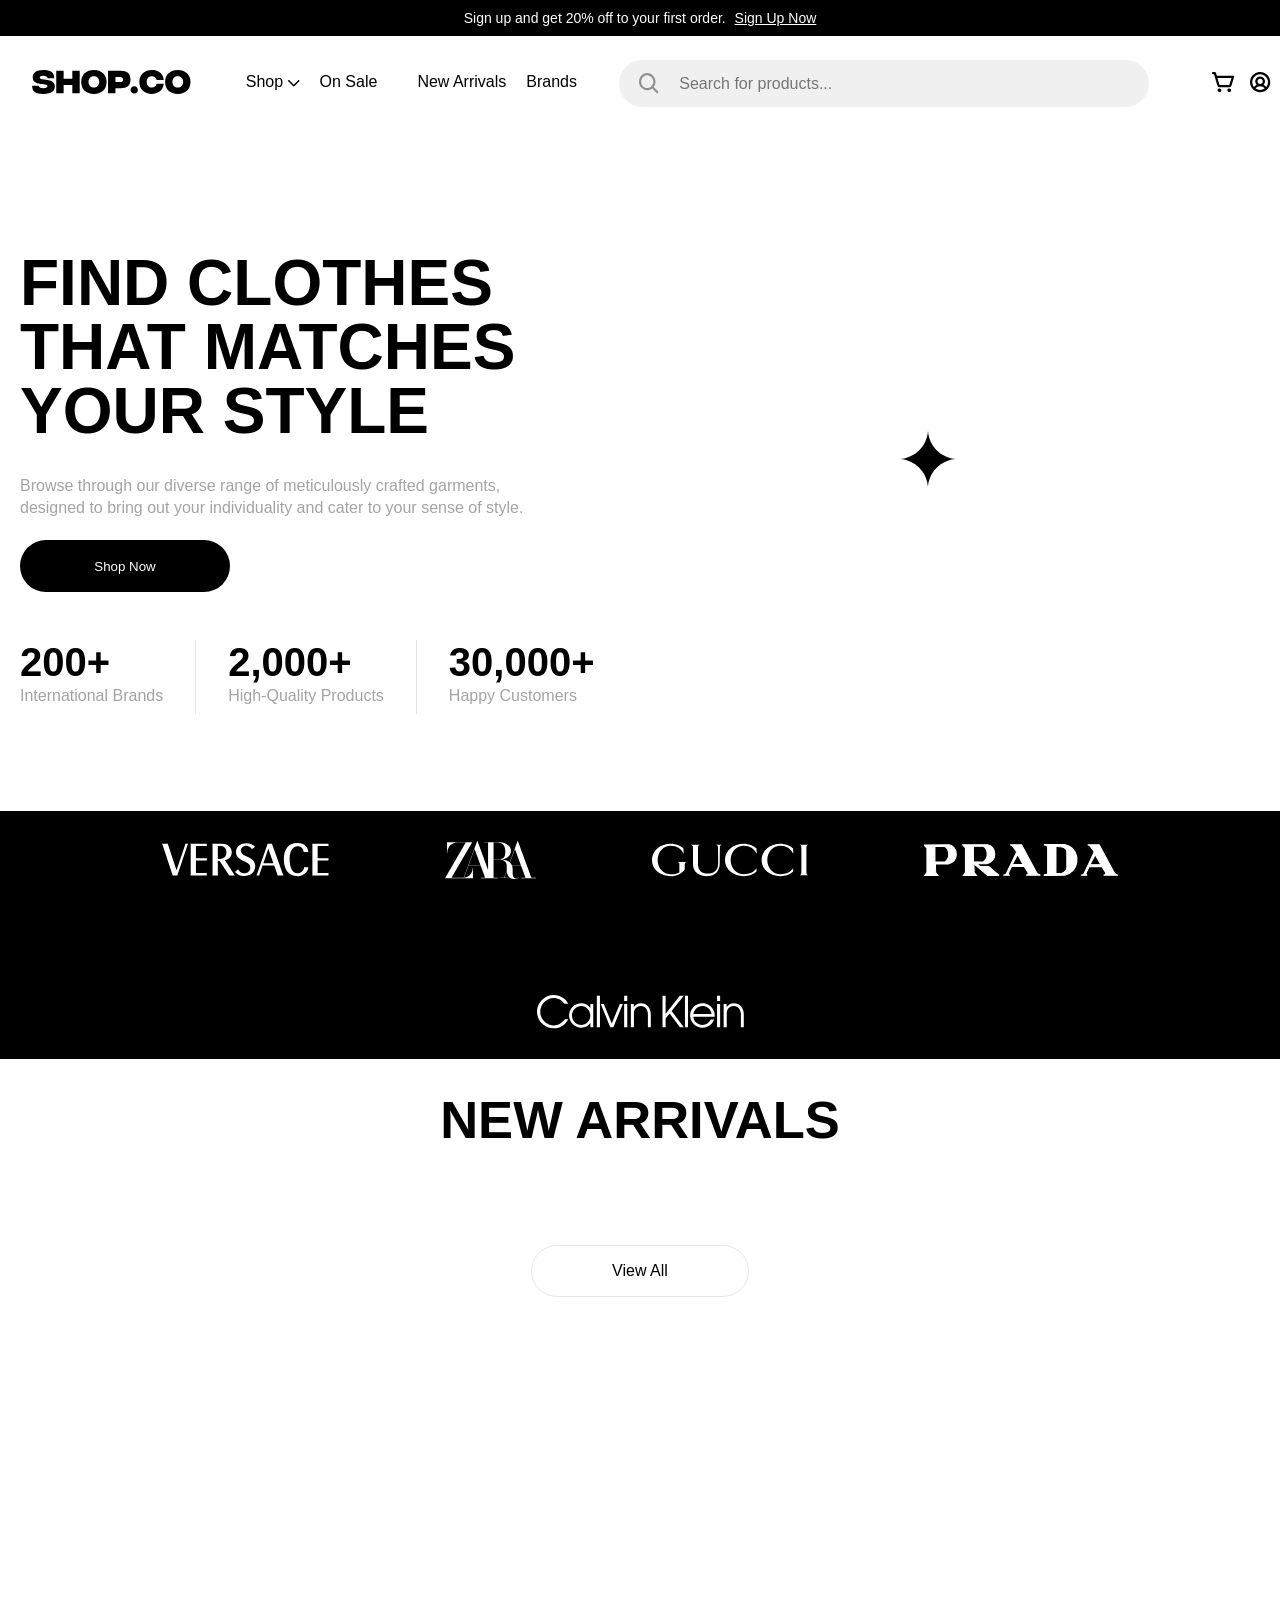
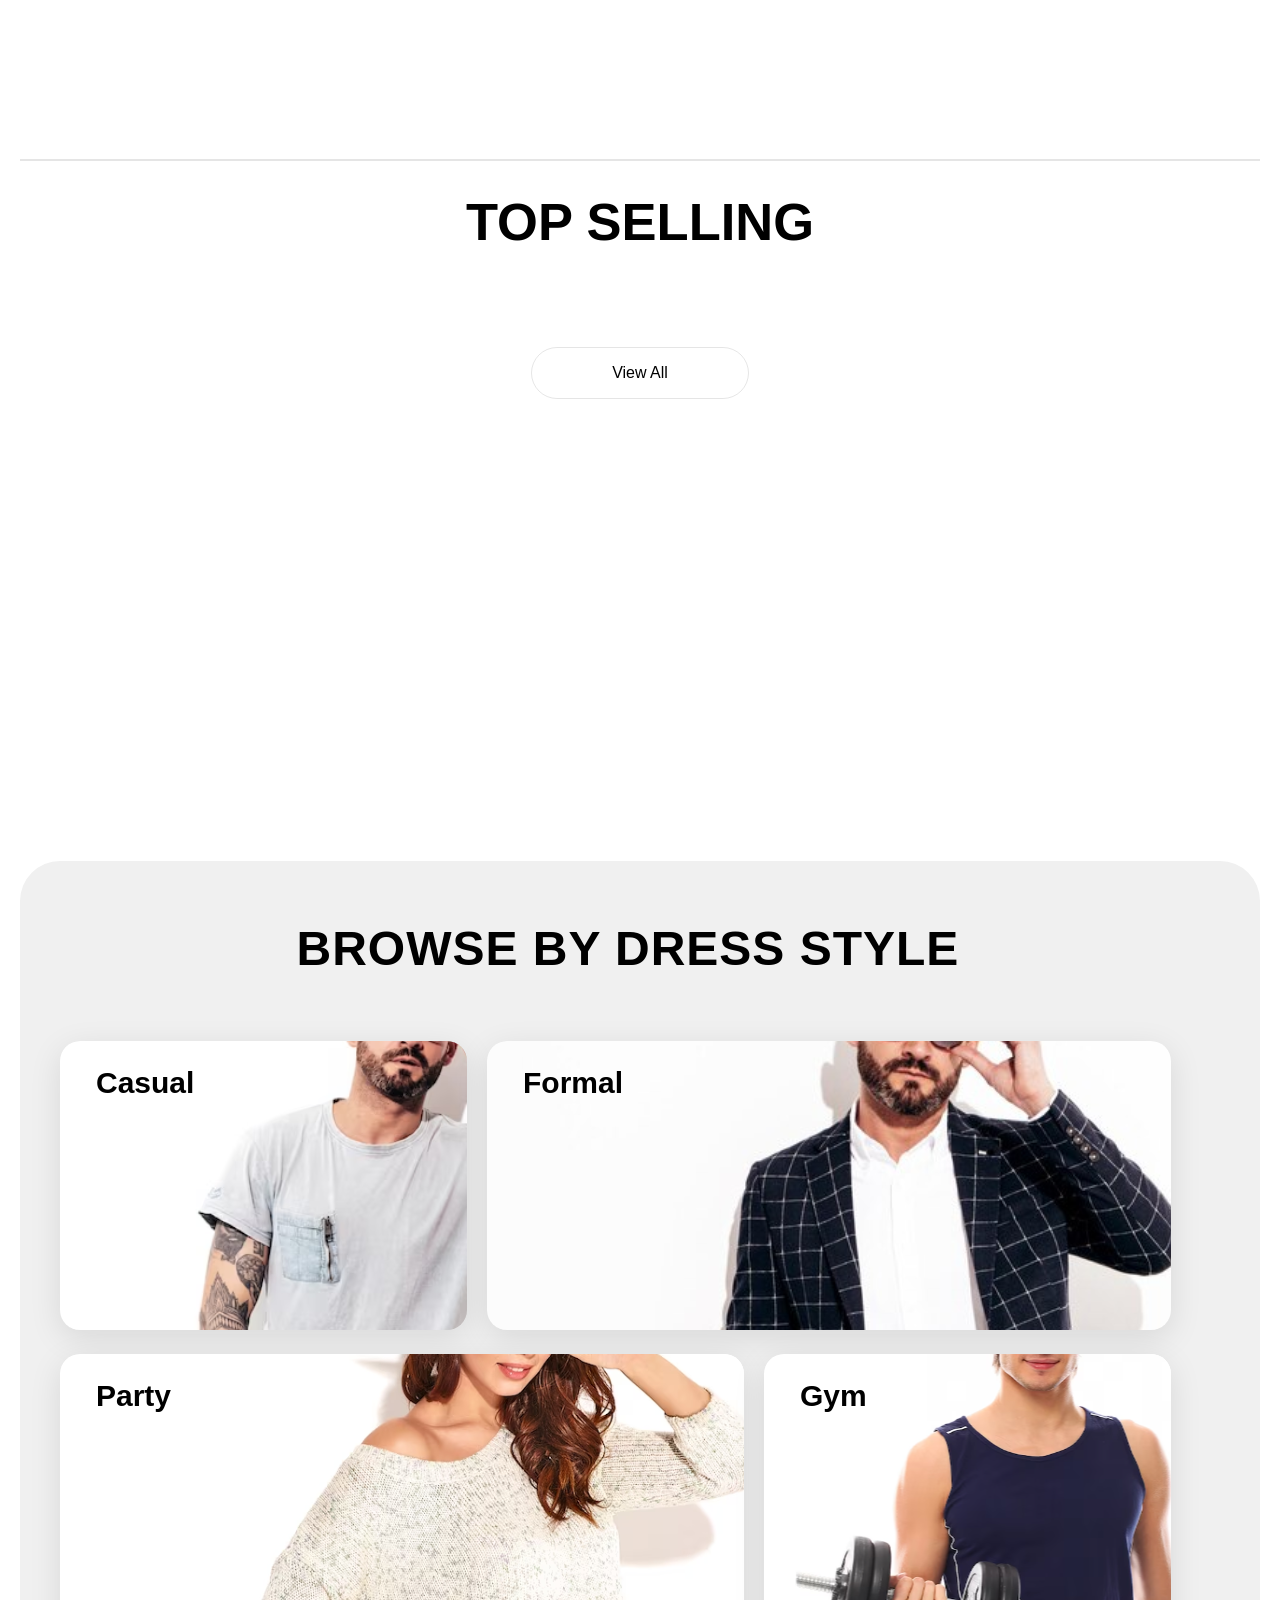
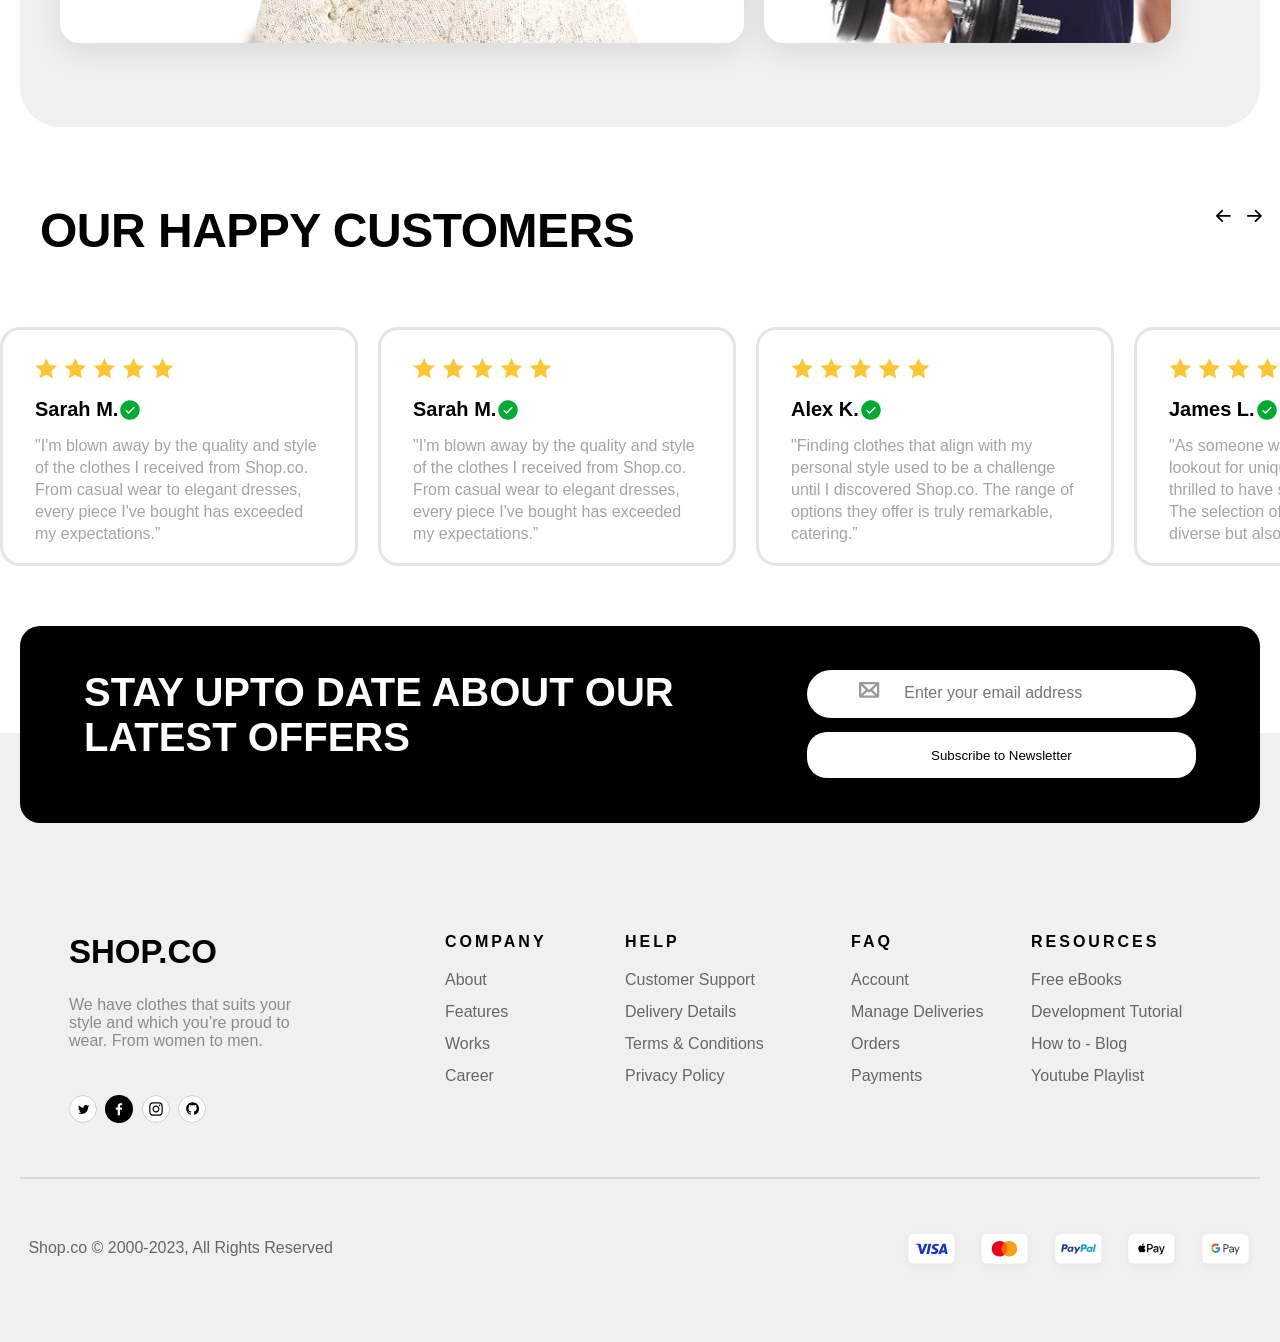
<file: frontend/index.html>
<!doctype html>
<html lang="en">
  <head>
    <meta charset="UTF-8" />
    <meta name="viewport" content="width=device-width, initial-scale=1.0" />
    <meta name="viewport" content="width=device-width" />
    <title>Shop.co</title>
    <link
      href="https://api.fontshare.com/v2/css?f[]=satoshi@300,700&display=swap"
      rel="stylesheet"
    />
    <link rel="stylesheet" href="./scss/style/style.css" />
    <script type="module" src="./js/catalog/catalog.js" defer></script>
  </head>

  <body>
    <!-- Black stripe -->
    <div class="promo-bar__container">
      <p class="promo-bar__text">
        Sign up and get 20% off to your first order.
        <a href="#" class="promo-bar__link">Sign Up Now</a>
      </p>
    </div>
    <header class="header">
      <div class="header-container">
        <!-- Logo -->
        <div class="container header__inner">
          <a href="#"
            ><img src="./images/menuNone.svg" alt="" class="menuNone"
          /></a>
          <a class="logo" href="./index.html">
            <img src="./images/shop.co.svg" alt="SHOP.CO" class="shopC0" />
          </a>
        </div>
        <!-- header__menu -->
        <nav class="header__menu">
          <ul class="header__menu-list">
            <li>
              <a href="./shop.html" class="header__menu-link"
                >Shop <img src="./images/arrowButtom.svg" alt=""
              /></a>
            </li>
            <li><a href="#" class="header__menu-link">On Sale</a></li>
            <li></li>
            <a href="#" class="header__menu-link">New Arrivals</a>
            <li><a href="#" class="header__menu-link">Brands</a></li>
          </ul>
        </nav>
        <!-- search bar -->
        <div class="search-bar__container">
          <form action="#" class="search-bar">
            <div class="search-bar__img">
              <img src="./images/magnifer.svg" alt="magnifier" />
              <input
                class="search-bar__input"
                type="search"
                placeholder="Search for products..."
              />
            </div>
          </form>
        </div>
        <!--The basket and profile icons-->
        <div class="header__actions">
          <a href="#"
            ><img src="./images/lupaNone.svg" alt="none" class="iconNone"
          /></a>
          <a
            href="./cart.html"
            class="actions__btn actions__btn_cart"
            aria-label="Cart"
          >
            <img src="./images/case.svg" alt="" />
          </a>
          <a
            href="./siginUp.html"
            class="actions__btn actions__btn_profile"
            aria-label="Profile"
            ><img src="./images/profile.svg" alt="profile" />
          </a>
        </div>
      </div>
    </header>
    <!-- section onе-->
    <main>
      <section class="hero">
        <div class="hero__container">
          <div class="container__info">
            <h1 class="title">FIND CLOTHES THAT MATCHES YOUR STYLE</h1>
            <p class="hero_text">
              Browse through our diverse range of meticulously crafted garments,
              designed to bring out your individuality and cater to your sense
              of style.
            </p>
            <button href="#" class="hero__btn">Shop Now</button>
          </div>

          <img src="./images/stars.svg" alt="star" class="small_star" />
          <img src="./images/star.svg" alt="star" class="big_star" />
          <img src="./images/heroAdaptiv.svg" alt="" class="hero-img" />
          <div class="container-static">
            <div class="container-static__text">
              <h2 class="staticNumber">200+</h2>
              <p class="statictext">International Brands</p>
            </div>
            <img src="./images/lineHero.svg" alt="" />
            <div class="container-static__text">
              <h2 class="staticNumber">2,000+</h2>
              <p class="statictext">High-Quality Products</p>
            </div>
            <img src="./images/lineTen.svg" alt="" class="static-img" />
            <div class="container-static__textBottom">
              <h2 class="staticNumber">30,000+</h2>
              <p class="statictext">Happy Customers</p>
            </div>
          </div>
        </div>
      </section>
      <!--independent element-->
      <section class="brends">
        <img src="./images/versace.svg" alt="versace" class="versace" />
        <img src="./images/zara.svg" alt="Zara" class="zara" />
        <img src="./images/gucciLogo.svg" alt="gucci-logo" class="gucci-logo" />
        <img src="./images/prada.svg" alt="prada" class="prada" />
        <img
          src="./images/calvinKlein.svg"
          alt="Calvin.Klein"
          class="calvinKlein"
        />
      </section>
      <!--section two-->
      <section class="catalog">
        <div class="section-catalog__container">
          <div class="catalog__title">
            <h2 class="catalog-title">NEW ARRIVALS</h2>
          </div>
          <div class="container-products" data-list="new"></div>
          <div class="view-all__container">
            <button class="view-all__btn">View All</button>
          </div>
        </div>
      </section>
      <!-- hr -->
      <hr class="line" />
      <!--section three-->
      <section class="catalog">
        <div class="section-catalog__container">
          <div class="catalog__title">
            <h2 class="catalog-title">TOP SELLING</h2>
          </div>
          <div class="container-products" data-list="top"></div>
          <div class="view-all__container">
            <button class="view-all__btn">View All</button>
          </div>
        </div>
      </section>
      <!-- section four -->
      <section class="dress_style">
        <div class="dress_style__container">
          <div class="dress_style__title">
            <h2 class="dress-title">BROWSE BY DRESS STYLE</h2>
          </div>
          <div class="dress-styleCart">
            <!-- card number 1 -->
            <div class="container-casual_formal">
              <div class="style-cart__casual">
                <h3 class="style-name">Casual</h3>
                <img src="./images/casual.svg" alt="Casual" />
              </div>
              <!-- card number 2 -->
              <div class="style-cart__formal">
                <h3 class="style-name">Formal</h3>
                <img src="./images/formal.svg" alt="Formal" />
              </div>
            </div>
            <!-- card number 3 -->
            <div class="container-party_gym">
              <div class="style-cart__party">
                <h3 class="style-name">Party</h3>
                <img src="./images/party.svg" alt="Party" class="party-img" />
              </div>
              <!-- card number 4 -->
              <div class="style-cart__gym">
                <h3 class="style-name">Gym</h3>
                <img src="./images/gym.svg" alt="Gym" class="gym-img" />
              </div>
            </div>
          </div>
        </div>
      </section>
      <!-- now section-->
      <section class="reviews">
        <div class="reviews-title">
          <h2 class="reviews-titleText">OUR HAPPY CUSTOMERS</h2>
          <div class="reviews-header__btn">
            <button class="reviews-header__btn" id="prev">
              <img src="./images/leftArrow.svg" alt="left arrow" />
            </button>
            <button class="reviews-header__btn" id="next">
              <img src="./images/arrow-right.svg" alt="arrow right" />
            </button>
          </div>
        </div>
        <!--main reviews-main__info-->
        <div class="reviews-main">
          <div class="reviews-main__info" id="1">
            <img src="./images/fiveStars.svg" alt="5-product-stars--cart" />
            <div class="reviews-main__author">
              <h3>Sarah M.</h3>
              <img src="./images/checkMark.svg" alt="check mark" />
            </div>
            <p>
              "I'm blown away by the quality and style of the clothes I received
              from Shop.co. From casual wear to elegant dresses, every piece
              I've bought has exceeded my expectations.”
            </p>
          </div>

          <div class="reviews-main__info" id="2">
            <img src="./images/fiveStars.svg" alt="5-product-stars--cart" />
            <div class="reviews-main__author">
              <h3>Sarah M.</h3>
              <img src="./images/checkMark.svg" alt="check mark" />
            </div>
            <p>
              "I'm blown away by the quality and style of the clothes I received
              from Shop.co. From casual wear to elegant dresses, every piece
              I've bought has exceeded my expectations.”
            </p>
          </div>

          <div class="reviews-main__info" id="3">
            <img src="./images/fiveStars.svg" alt="5-product-stars--cart" />
            <div class="reviews-main__author">
              <h3>Alex K.</h3>
              <img src="./images/checkMark.svg" alt="check mark" />
            </div>
            <p>
              "Finding clothes that align with my personal style used to be a
              challenge until I discovered Shop.co. The range of options they
              offer is truly remarkable, catering.”
            </p>
          </div>

          <div class="reviews-main__info" id="4">
            <img src="./images/fiveStars.svg" alt="5-product-stars--cart" />
            <div class="reviews-main__author">
              <h3>James L.</h3>
              <img src="./images/checkMark.svg" alt="check mark" />
            </div>
            <p>
              "As someone who's always on the lookout for unique fashion pieces,
              I'm thrilled to have stumbled upon Shop.co. The selection of
              clothes is not only diverse but also.”
            </p>
          </div>
          <div class="reviews-main__info" id="5">
            <img src="./images/fiveStars.svg" alt="5-product-stars--cart" />
            <div class="reviews-main__author">
              <h3>Mooen</h3>
              <img src="./images/checkMark.svg" alt="check mark" />
            </div>
            <p>
              "As someone who's always on the lookout for unique fashion pieces,
              I'm thrilled to have stumbled upon Shop.co. The selection of
              clothes is not only diverse but also.”
            </p>
          </div>
        </div>
      </section>
    </main>
    <!--black-element-->
    <section class="subscribe-home">
      <h2 class="subscribe__title">STAY UPTO DATE ABOUT OUR LATEST OFFERS</h2>
      <form class="subscribe-form" action="#">
        <div class="subscribe-text">
          <img src="./images/email.svg" alt="" />
          <input type="email" placeholder="Enter your email address" />
        </div>
        <button type="button" class="subscribe__btn">
          Subscribe to Newsletter
        </button>
      </form>
    </section>
    <!-- footer -->
    <footer class="footer-home">
      <div class="footer__top wrap">
        <div class="footer__about">
          <h3 class="footer-title">SHOP.CO</h3>
          <p class="footer-text">
            We have clothes that suits your style and which you’re proud to
            wear. From women to men.
          </p>
          <div class="footer__social">
            <img src="./images/tviter.svg" alt="twitter" />
            <img src="./images/fasbook.svg" alt="facebook" />
            <img src="./images/instogram.svg" alt="instagram" />
            <img src="./images/gitnab.svg" alt="github" />
          </div>
        </div>
        <div class="footer-col__container">
          <div class="footer-col">
            <h4>COMPANY</h4>
            <a href="#">About</a>
            <a href="#">Features</a>
            <a href="#">Works</a>
            <a href="#">Career</a>
          </div>
          <div class="footer-col">
            <h4>HELP</h4>
            <a href="#">Customer Support</a>
            <a href="#">Delivery Details</a>
            <a href="#">Terms & Conditions</a>
            <a href="#">Privacy Policy</a>
          </div>
        </div>
        <div class="footer-col__container">
          <div class="footer-col">
            <h4>FAQ</h4>
            <a href="#">Account</a>
            <a href="#">Manage Deliveries</a>
            <a href="#">Orders</a>
            <a href="#">Payments</a>
          </div>
          <div class="footer-col">
            <h4>RESOURCES</h4>
            <a href="#">Free eBooks</a>
            <a href="#">Development Tutorial</a>
            <a href="#">How to - Blog</a>
            <a href="#">Youtube Playlist</a>
          </div>
        </div>
      </div>
      <hr class="footer-line" />
      <div class="footer__bottom wrap">
        <p class="footerText">Shop.co © 2000-2023, All Rights Reserved</p>
        <div class="footer__pays">
          <img src="./images/visa.svg" alt="visa" />
          <img src="./images/numberTwo.svg" alt="mastercard" />
          <img src="./images/payPal.svg" alt="paypal" />
          <img src="./images/payApple.svg" alt="apple pay" />
          <img src="./images/payGoogle.svg" alt="google pay" />
        </div>
      </div>
    </footer>
  </body>
</html>
</file>
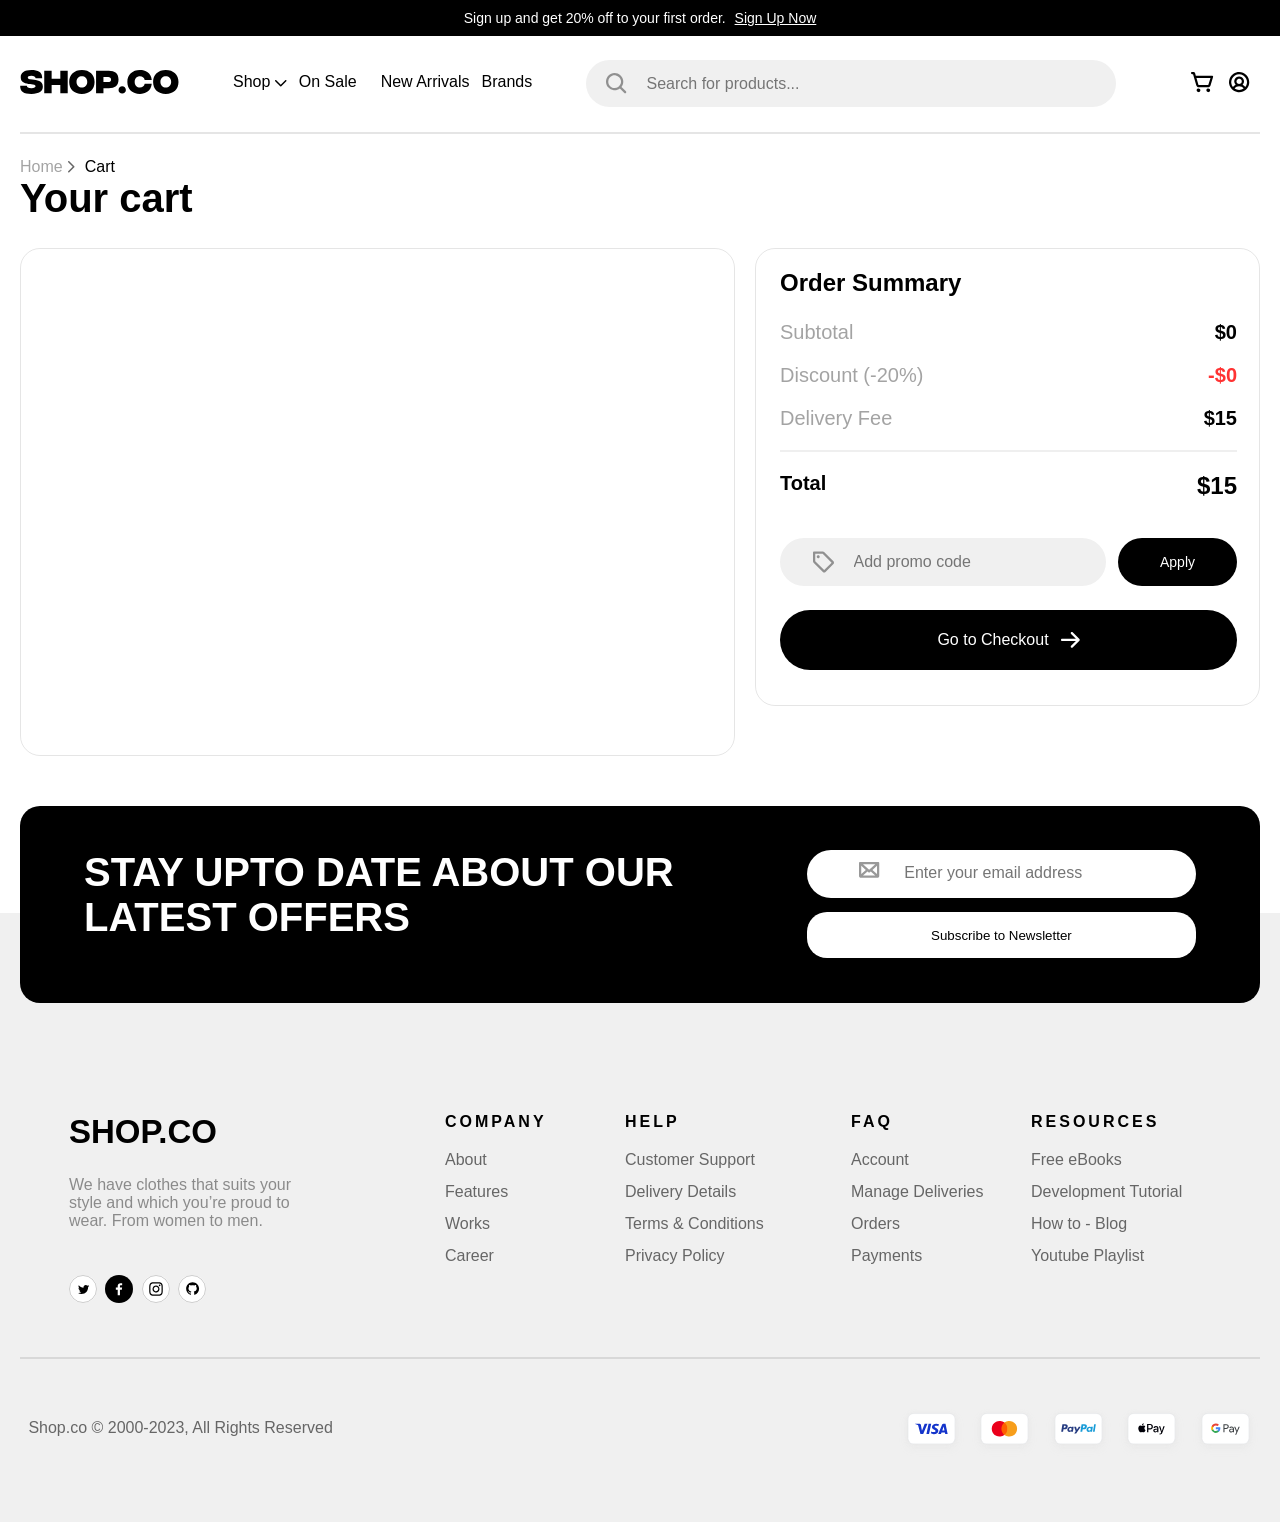
<file: frontend/cart.html>
<!doctype html>
<html lang="en">
  <head>
    <meta charset="UTF-8" />
    <meta name="viewport" content="width=device-width, initial-scale=1.0" />
    <link rel="stylesheet" href="./scss/cart/cart.css" />
    <title>cart</title>
    <link
      href="https://api.fontshare.com/v2/css?f[]=satoshi@300,700&display=swap"
      rel="stylesheet"
    />
    <script type="module" src="./js/cart.js" defer></script>
  </head>
  <body>
    <!-- Black stripe -->
    <div class="promo-bar__container">
      <p class="promo-bar__text">
        Sign up and get 20% off to your first order.
        <a href="#" class="promo-bar__link">Sign Up Now</a>
      </p>
    </div>
    <header class="header">
      <div class="header-container">
        <!-- Logo -->
        <div class="container header__inner">
          <a href="#"
            ><img src="./images/menuNone.svg" alt="" class="menuNone"
          /></a>
          <a class="logo" href="./index.html">
            <img src="./images/shop.co.svg" alt="SHOP.CO" class="shopC0" />
          </a>
        </div>
        <!-- header__menu -->
        <nav class="header__menu">
          <ul class="header__menu-list">
            <li>
              <a href="./shop.html" class="header__menu-link"
                >Shop <img src="./images/arrowButtom.svg" alt=""
              /></a>
            </li>
            <li><a href="#" class="header__menu-link">On Sale</a></li>
            <li></li>
            <a href="#" class="header__menu-link">New Arrivals</a>
            <li><a href="#" class="header__menu-link">Brands</a></li>
          </ul>
        </nav>
        <!-- search bar -->
        <div class="search-bar__container">
          <form action="#" class="search-bar">
            <div class="search-bar__img">
              <img src="./images/magnifer.svg" alt="magnifier" />
              <input
                class="search-bar__input"
                type="search"
                placeholder="Search for products..."
              />
            </div>
          </form>
        </div>
        <!--The basket and profile icons-->
        <div class="header__actions">
          <a href="#"
            ><img src="./images/lupaNone.svg" alt="none" class="iconNone"
          /></a>
          <a
            href="./cart.html"
            class="actions__btn actions__btn_cart"
            aria-label="Cart"
          >
            <img src="./images/case.svg" alt="" />
          </a>
          <a
            href="./siginUp.html"
            class="actions__btn actions__btn_profile"
            aria-label="Profile"
            ><img src="./images/profile.svg" alt="profile" />
          </a>
        </div>
      </div>
    </header>
    <hr class="link-cart" />
    <main class="main">
      <div class="navigation">
        <div class="navigation-info">
          <div class="navigation-home">
            <a href="./index.html">Home</a>
            <img src="./images/arrowRightHome.svg" alt="" />
          </div>
          <a href="#" class="a">Cart</a>
        </div>
      </div>
      <div class="title">
        <h1 class="Bigtitle"><b> Your cart</b></h1>
      </div>
      <!-- section -->
      <section class="cart">
        <div class="cart__container">
          <!-- 1 див-->
          <div class="cart__container-products">
            <!-- Товары будут в js/cart.js -->
          </div>
          <!-- 2 див-->
          <div class="price">
            <h3 class="prise-title">Order Summary</h3>
            <div class="price__result">
              <div class="price__result-product">
                <p class="product-text">Subtotal</p>
                <span class="prise__span" id="subtotal">$0</span>
              </div>
              <div class="price__result-product">
                <p class="product-text">Discount (-20%)</p>
                <span class="prise113" id="discount">-$0</span>
              </div>
              <div class="price__result-product">
                <p class="product-text">Delivery Fee</p>
                <span class="prise__span">$15</span>
              </div>
              <hr class="price__line" />
              <div class="price__result-product">
                <p class="price__p">Total</p>
                <span class="prise__numberBig" id="total">$15</span>
              </div>
            </div>
            <!-- promo code -->
            <div class="container__form">
              <div class="input-line">
                <img src="./images/page.svg" class="input-img" />
                <input
                  class="input-line__input"
                  type="search"
                  placeholder="Add promo code"
                />
              </div>
              <button class="form__btn">Apply</button>
            </div>

            <button class="price__btn">
              Go to Checkout
              <img src="./images/arrowWith.svg" alt="" class="button_img" />
            </button>
          </div>
        </div>
      </section>
    </main>
    <!--black-element-->
    <section class="subscribe-home">
      <h2 class="subscribe__title">STAY UPTO DATE ABOUT OUR LATEST OFFERS</h2>
      <form class="subscribe-form" action="#">
        <div class="subscribe-text">
          <img src="./images/email.svg" alt="" />
          <input type="email" placeholder="Enter your email address" />
        </div>
        <button type="button" class="subscribe__btn">
          Subscribe to Newsletter
        </button>
      </form>
    </section>
    <!-- footer -->
    <footer class="footer-home">
      <div class="footer__top wrap">
        <div class="footer__about">
          <h3 class="footer-title">SHOP.CO</h3>
          <p class="footer-text">
            We have clothes that suits your style and which you’re proud to
            wear. From women to men.
          </p>
          <div class="footer__social">
            <img src="./images/tviter.svg" alt="twitter" />
            <img src="./images/fasbook.svg" alt="facebook" />
            <img src="./images/instogram.svg" alt="instagram" />
            <img src="./images/gitnab.svg" alt="github" />
          </div>
        </div>
        <div class="footer-col__container">
          <div class="footer-col">
            <h4>COMPANY</h4>
            <a href="#">About</a>
            <a href="#">Features</a>
            <a href="#">Works</a>
            <a href="#">Career</a>
          </div>
          <div class="footer-col">
            <h4>HELP</h4>
            <a href="#">Customer Support</a>
            <a href="#">Delivery Details</a>
            <a href="#">Terms & Conditions</a>
            <a href="#">Privacy Policy</a>
          </div>
        </div>
        <div class="footer-col__container">
          <div class="footer-col">
            <h4>FAQ</h4>
            <a href="#">Account</a>
            <a href="#">Manage Deliveries</a>
            <a href="#">Orders</a>
            <a href="#">Payments</a>
          </div>
          <div class="footer-col">
            <h4>RESOURCES</h4>
            <a href="#">Free eBooks</a>
            <a href="#">Development Tutorial</a>
            <a href="#">How to - Blog</a>
            <a href="#">Youtube Playlist</a>
          </div>
        </div>
      </div>
      <hr class="footer-line" />
      <div class="footer__bottom wrap">
        <p class="footerText">Shop.co © 2000-2023, All Rights Reserved</p>
        <div class="footer__pays">
          <img src="./images/visa.svg" alt="visa" />
          <img src="./images/numberTwo.svg" alt="mastercard" />
          <img src="./images/payPal.svg" alt="paypal" />
          <img src="./images/payApple.svg" alt="apple pay" />
          <img src="./images/payGoogle.svg" alt="google pay" />
        </div>
      </div>
    </footer>
  </body>
</html>
</file>
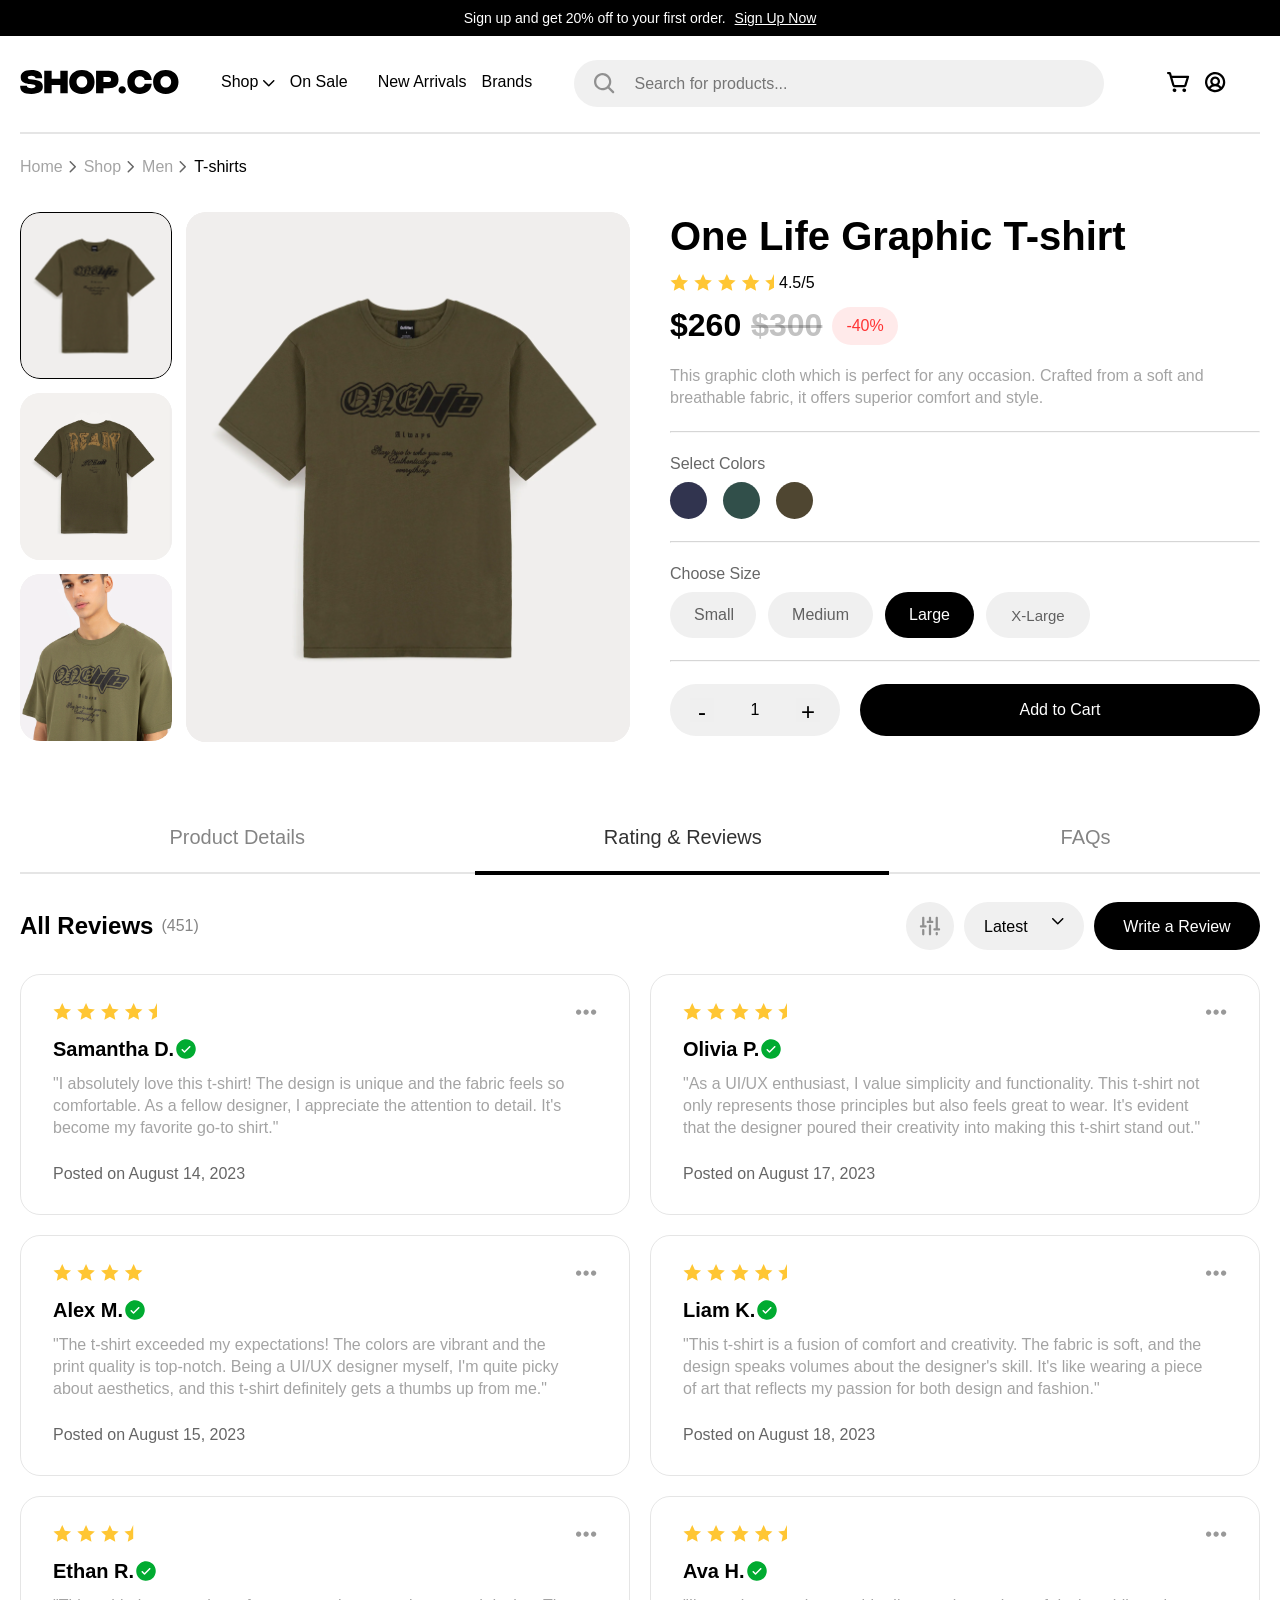
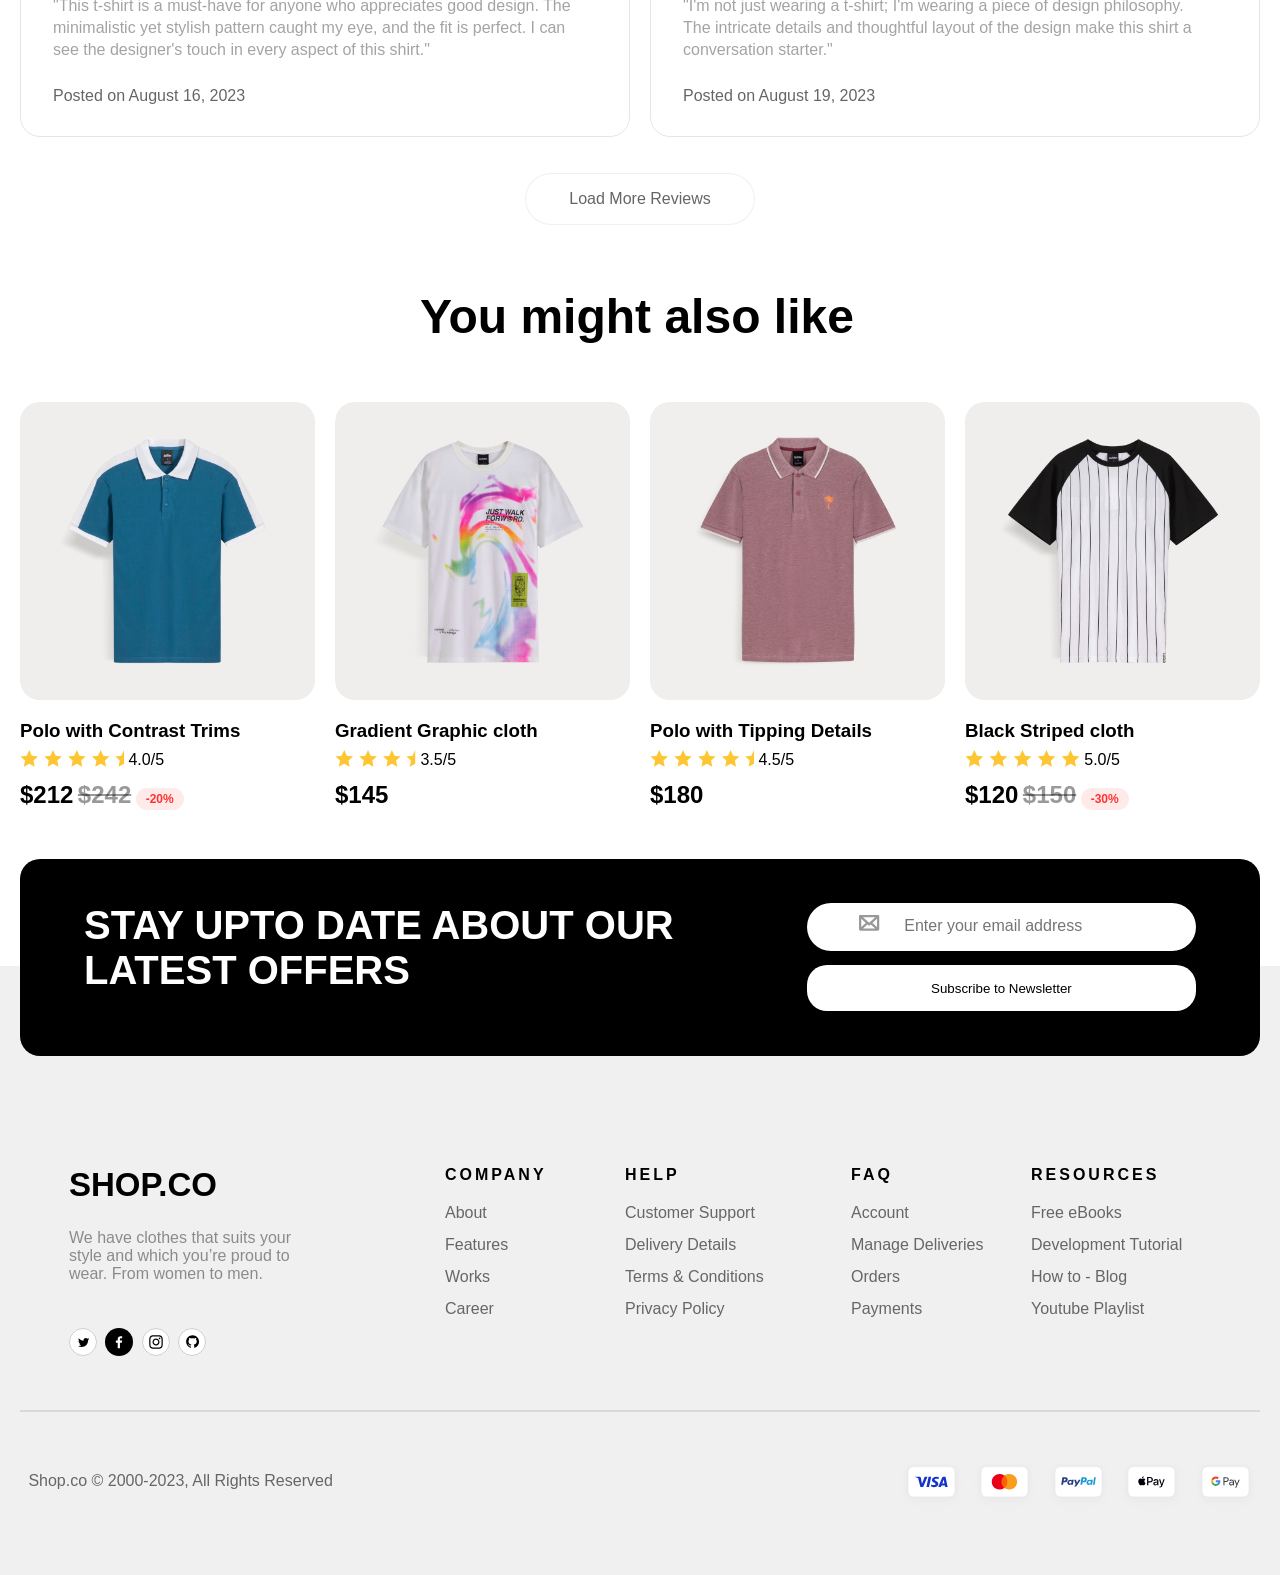
<file: frontend/product.html>
<!doctype html>
<html lang="en">
  <head>
    <meta charset="UTF-8" />
    <meta name="viewport" content="width=device-width, initial-scale=1.0" />
    <title>Product Detail Page</title>
    <link rel="stylesheet" href="./scss/products/product.css" />
    <link
      href="https://fonts.googleapis.com/css2?family=Archivo+Black&display=swap"
      rel="stylesheet"
    />
    <script type="module" src="./js/product/product.js" defer></script>
  </head>
  <body>
    <!-- Black stripe -->
    <div class="promo-bar__container">
      <p class="promo-bar__text">
        Sign up and get 20% off to your first order.
        <a href="#" class="promo-bar__link">Sign Up Now</a>
      </p>
    </div>
    <header class="header">
      <div class="header-container">
        <!-- Logo -->
        <div class="container header__inner">
          <a href="#"
            ><img src="./images/menuNone.svg" alt="" class="menuNone"
          /></a>
          <a class="logo" href="./index.html">
            <img src="./images/shop.co.svg" alt="SHOP.CO" class="shopC0" />
          </a>
        </div>
        <!-- header__menu -->
        <nav class="header__menu">
          <ul class="header__menu-list">
            <li>
              <a href="./shop.html" class="header__menu-link"
                >Shop <img src="./images/arrowButtom.svg" alt=""
              /></a>
            </li>
            <li><a href="#" class="header__menu-link">On Sale</a></li>
            <li></li>
            <a href="#" class="header__menu-link">New Arrivals</a>
            <li><a href="#" class="header__menu-link">Brands</a></li>
          </ul>
        </nav>
        <!-- search bar -->
        <div class="search-bar__container">
          <form action="#" class="search-bar">
            <div class="search-bar__img">
              <img src="./images/magnifer.svg" alt="magnifier" />
              <input
                class="search-bar__input"
                type="search"
                placeholder="Search for products..."
              />
            </div>
          </form>
        </div>
        <!--The basket and profile icons-->
        <div class="header__actions">
          <a href="#"
            ><img src="./images/lupaNone.svg" alt="none" class="iconNone"
          /></a>
          <a
            href="./cart.html"
            class="actions__btn actions__btn_cart"
            aria-label="Cart"
          >
            <img src="./images/case.svg" alt="" />
          </a>
          <a
            href="./siginUp.html"
            class="actions__btn actions__btn_profile"
            aria-label="Profile"
            ><img src="./images/profile.svg" alt="profile" />
          </a>
        </div>
      </div>
    </header>
    <hr class="link-cart" />
    <div class="navigation">
      <div class="navigation-info">
        <a href="./index.html">Home</a>
        <img src="./images/arrowRightHome.svg" alt="" />
      </div>
      <div class="navigation-info">
        <a href="./shop.html">Shop</a>
        <img src="./images/arrowRightHome.svg" alt="" />
      </div>
      <div class="navigation-info">
        <a href="#">Men</a>
        <img src="./images/arrowRightHome.svg" alt="" />
      </div>
      <span>T-shirts</span>
    </div>
    <main class="main">
      <section class="cloth">
        <div class="cloth__container">
          <div class="cloth-twoObject">
            <div class="cloth__container-img">
              <img
                src="./images/greenT-shirtOne.svg"
                alt=""
                class="img__transform"
              />
              <img
                src="./images/greenT-shirtTwo.svg"
                alt=""
                class="img__transform"
              />
              <img
                src="./images/greenT-shirtThee.svg"
                alt=""
                class="img__transform"
              />
            </div>
            <div class="container__main-img">
              <img
                src="./images/greenT-shirtHero.svg"
                alt=""
                class="main-img"
              />
            </div>
          </div>
          <div class="container-info">
            <h1 class="title">One Life Graphic T-shirt</h1>
            <div class="container-info--static">
              <img src="./images/starsCart.svg" alt="" />
              <span class="rating">4.5/5</span>
            </div>
            <div class="product-page">
              <span class="current-page">$260</span>
              <span class="old-page">$300</span>
              <span class="discont-page">-40%</span>
            </div>
            <p class="text">
              This graphic cloth which is perfect for any occasion. Crafted from
              a soft and breathable fabric, it offers superior comfort and
              style.
            </p>
            <hr class="page__link" />
            <p class="info">Select Colors</p>
            <div class="container-info__color">
              <div class="container-info__color-purple"></div>
              <div class="container-info__color-green"></div>
              <div class="container-info__color-brown"></div>
            </div>
            <hr class="page__link" />
            <p class="info">Choose Size</p>
            <div class="clothes-btn">
              <button id="btn" class="clothes-btn_small">Small</button>
              <button id="btn" class="clothes-btn_medium">Medium</button>
              <button id="btn" class="clothes-btn_large">Large</button>
              <button id="btn" class="clothes-btn_Xlarge">X-Large</button>
            </div>
            <hr class="page__link" />
            <div class="cloth__footer">
              <div class="quantily-selector">
                <button class="quantily-selector__btn" data-action="decrement">-</button>
                <span>1</span>
                <button class="quantily-selector__btn" data-action="increment">+</button>
              </div>
              <button class="cart-form" data-action="add-to-cart">
                Add to Cart
              </button>
            </div>
          </div>
        </div>
      </section>

      <section class="section-comment">
        <div class="section-comment__container">
          <div class="container-choice">
            <p class="choice__text">Product Details</p>
            <p class="choice__active">Rating & Reviews</p>
            <p class="choice__text">FAQs</p>
          </div>
          <hr class="link" />
          <hr class="link-active" />
          <div class="container-title">
            <div class="title-reviews">
              <h3 class="reviews-title">All Reviews</h3>
              <p class="reviews-text">(451)</p>
            </div>
            <div class="container-filter">
              <button class="container-filter__filter">
                <img src="./images/filter.svg" alt="" class="filter-img" />
              </button>
              <button class="container-filter__whiteImg">
                Latest
                <img src="./images/arrowButtom.svg" alt="" />
              </button>
              <button class="container-filter__btn">Write a Review</button>
            </div>
          </div>
          <div class="section-comment__container-reviews">
            <div class="container-reviews">
              <!-- 1 cart-->
              <div class="container__reviews">
                <div class="container__reviews-header">
                  <div class="container__reviews-header_img">
                    <img src="./images/starsCart.svg" alt="" />
                    <img src="./images/points.svg" alt="" class="points" />
                  </div>
                  <div class="container__reviews-header_name">
                    <span class="name">Samantha D.</span
                    ><img
                      src="./images/checkMark.svg"
                      alt=""
                      class="checkMark"
                    />
                  </div>
                  <p class="reviews-header_text">
                    "I absolutely love this t-shirt! The design is unique and
                    the fabric feels so comfortable. As a fellow designer, I
                    appreciate the attention to detail. It's become my favorite
                    go-to shirt."
                  </p>
                  <p class="container__reviews-info">
                    Posted on August 14, 2023
                  </p>
                </div>
              </div>
              <!-- 2 cart-->
              <div class="container__reviews">
                <div class="container__reviews-header">
                  <div class="container__reviews-header_img">
                    <img src="./images/fourStars.svg" alt="" />
                    <img src="./images/points.svg" alt="" class="points" />
                  </div>
                  <div class="container__reviews-header_name">
                    <span class="name">Alex M.</span
                    ><img
                      src="./images/checkMark.svg"
                      alt=""
                      class="checkMark"
                    />
                  </div>
                  <p class="reviews-header_text">
                    "The t-shirt exceeded my expectations! The colors are
                    vibrant and the print quality is top-notch. Being a UI/UX
                    designer myself, I'm quite picky about aesthetics, and this
                    t-shirt definitely gets a thumbs up from me."
                  </p>
                  <p class="container__reviews-info">
                    Posted on August 15, 2023
                  </p>
                </div>
              </div>

              <!-- 3 cart-->
              <div class="container__reviews">
                <div class="container__reviews-header">
                  <div class="container__reviews-header_img">
                    <img src="./images/3.5Stars.svg" alt="" />
                    <img src="./images/points.svg" alt="" class="points" />
                  </div>
                  <div class="container__reviews-header_name">
                    <span class="name">Ethan R.</span
                    ><img
                      src="./images/checkMark.svg"
                      alt=""
                      class="checkMark"
                    />
                  </div>
                  <p class="reviews-header_text">
                    "This t-shirt is a must-have for anyone who appreciates good
                    design. The minimalistic yet stylish pattern caught my eye,
                    and the fit is perfect. I can see the designer's touch in
                    every aspect of this shirt."
                  </p>
                  <p class="container__reviews-info">
                    Posted on August 16, 2023
                  </p>
                </div>
              </div>
            </div>
            <div class="block-reviews">
              <!-- 4 cart-->
              <div class="container__reviews">
                <div class="container__reviews-header">
                  <div class="container__reviews-header_img">
                    <img src="./images/starsCart.svg" alt="" />
                    <img src="./images/points.svg" alt="" class="points" />
                  </div>
                  <div class="container__reviews-header_name">
                    <span class="name">Olivia P.</span
                    ><img
                      src="./images/checkMark.svg"
                      alt=""
                      class="checkMark"
                    />
                  </div>
                  <p class="reviews-header_text">
                    "As a UI/UX enthusiast, I value simplicity and
                    functionality. This t-shirt not only represents those
                    principles but also feels great to wear. It's evident that
                    the designer poured their creativity into making this
                    t-shirt stand out."
                  </p>
                  <p class="container__reviews-info">
                    Posted on August 17, 2023
                  </p>
                </div>
              </div>

              <!-- 5 cart-->
              <div class="container__reviews">
                <div class="container__reviews-header">
                  <div class="container__reviews-header_img">
                    <img src="./images/starsCart.svg" alt="" />
                    <img src="./images/points.svg" alt="" class="points" />
                  </div>
                  <div class="container__reviews-header_name">
                    <span class="name">Liam K.</span
                    ><img
                      src="./images/checkMark.svg"
                      alt=""
                      class="checkMark"
                    />
                  </div>
                  <p class="reviews-header_text">
                    "This t-shirt is a fusion of comfort and creativity. The
                    fabric is soft, and the design speaks volumes about the
                    designer's skill. It's like wearing a piece of art that
                    reflects my passion for both design and fashion."
                  </p>
                  <p class="container__reviews-info">
                    Posted on August 18, 2023
                  </p>
                </div>
              </div>

              <!-- 6 cart-->
              <div class="container__reviews">
                <div class="container__reviews-header">
                  <div class="container__reviews-header_img">
                    <img src="./images/starsCart.svg" alt="" />
                    <img src="./images/points.svg" alt="" class="points" />
                  </div>
                  <div class="container__reviews-header_name">
                    <span class="name">Ava H.</span
                    ><img
                      src="./images/checkMark.svg"
                      alt=""
                      class="checkMark"
                    />
                  </div>
                  <p class="reviews-header_text">
                    "I'm not just wearing a t-shirt; I'm wearing a piece of
                    design philosophy. The intricate details and thoughtful
                    layout of the design make this shirt a conversation
                    starter."
                  </p>
                  <p class="container__reviews-info">
                    Posted on August 19, 2023
                  </p>
                </div>
              </div>
            </div>
          </div>
        </div>
        <div class="container-reviews__btn">
          <button class="button">Load More Reviews</button>
        </div>
      </section>

      <section class="cart">
        <div class="cart__container">
          <h2 class="cart__container-title">You might also like</h2>
          <div class="block__cart">
            <!-- 1 cart -->
            <div class="cart__four">
              <div class="card">
                <img
                  class="card__img"
                  src="./images/polowith.svg"
                  alt="Polo with Contrast Trims"
                />
                <h3 class="card__title">Polo with Contrast Trims</h3>
                <div class="card__rate">
                  <img src="./images/starsCart.svg" alt="4/5" class="stars" />
                  <span class="assessment">4.0/5</span>
                </div>
                <div class="product-price">
                  <span class="current-price">$212</span>
                  <span class="old-price">$242</span>
                  <span class="discont-badge">-20%</span>
                </div>
              </div>
            </div>
            <!-- 2 cart -->
            <div class="cart__four">
              <div class="card">
                <img
                  class="card__img"
                  src="./images/gradientGraphicT-shirt.svg"
                  alt="gradient cloth"
                />
                <h3 class="card__title">Gradient Graphic cloth</h3>
                <div class="card__rate">
                  <img src="./images/3.5Stars.svg" alt="3.5" class="stars" />
                  <span class="assessment">3.5/5</span>
                </div>
                <span class="current-price">$145</span>
              </div>
            </div>
            <!--  3 cart-->
            <div class="cart__four">
              <div class="card">
                <img
                  class="card__img"
                  src="./images/poloWithTippingDetails.svg"
                  alt="polo"
                />
                <h3 class="card__title">Polo with Tipping Details</h3>
                <div class="card__rate">
                  <img src="./images/starsCart.svg" alt="4.5" class="stars" />
                  <span class="assessment">4.5/5</span>
                </div>
                <span class="current-price">$180</span>
              </div>
            </div>
            <!-- 4 cart -->
            <div class="cart__four">
              <div class="card">
                <img
                  class="card__img"
                  src="./images/blackStripedT-shirt.svg"
                  alt="striped cloth"
                />
                <h3 class="card__title">Black Striped cloth</h3>
                <div class="card__rate">
                  <img src="./images/fiveStars.svg" alt="5.0" class="stars" />
                  <span class="assessment">5.0/5</span>
                </div>
                <div class="product-price">
                  <span class="current-price">$120</span>
                  <span class="old-price">$150</span>
                  <span class="discont-badge">-30%</span>
                </div>
              </div>
            </div>
          </div>
        </div>
      </section>
    </main>
    <!--black-element-->
    <section class="subscribe-home">
      <h2 class="subscribe__title">STAY UPTO DATE ABOUT OUR LATEST OFFERS</h2>
      <form class="subscribe-form" action="#">
        <div class="subscribe-text">
          <img src="./images/email.svg" alt="" />
          <input type="email" placeholder="Enter your email address" />
        </div>
        <button type="button" class="subscribe__btn">
          Subscribe to Newsletter
        </button>
      </form>
    </section>
    <!-- footer -->
    <footer class="footer-home">
      <div class="footer__top wrap">
        <div class="footer__about">
          <h3 class="footer-title">SHOP.CO</h3>
          <p class="footer-text">
            We have clothes that suits your style and which you’re proud to
            wear. From women to men.
          </p>
          <div class="footer__social">
            <img src="./images/tviter.svg" alt="twitter" />
            <img src="./images/fasbook.svg" alt="facebook" />
            <img src="./images/instogram.svg" alt="instagram" />
            <img src="./images/gitnab.svg" alt="github" />
          </div>
        </div>
        <div class="footer-col__container">
          <div class="footer-col">
            <h4>COMPANY</h4>
            <a href="#">About</a>
            <a href="#">Features</a>
            <a href="#">Works</a>
            <a href="#">Career</a>
          </div>
          <div class="footer-col">
            <h4>HELP</h4>
            <a href="#">Customer Support</a>
            <a href="#">Delivery Details</a>
            <a href="#">Terms & Conditions</a>
            <a href="#">Privacy Policy</a>
          </div>
        </div>
        <div class="footer-col__container">
          <div class="footer-col">
            <h4>FAQ</h4>
            <a href="#">Account</a>
            <a href="#">Manage Deliveries</a>
            <a href="#">Orders</a>
            <a href="#">Payments</a>
          </div>
          <div class="footer-col">
            <h4>RESOURCES</h4>
            <a href="#">Free eBooks</a>
            <a href="#">Development Tutorial</a>
            <a href="#">How to - Blog</a>
            <a href="#">Youtube Playlist</a>
          </div>
        </div>
      </div>
      <hr class="footer-line" />
      <div class="footer__bottom wrap">
        <p class="footerText">Shop.co © 2000-2023, All Rights Reserved</p>
        <div class="footer__pays">
          <img src="./images/visa.svg" alt="visa" />
          <img src="./images/numberTwo.svg" alt="mastercard" />
          <img src="./images/payPal.svg" alt="paypal" />
          <img src="./images/payApple.svg" alt="apple pay" />
          <img src="./images/payGoogle.svg" alt="google pay" />
        </div>
      </div>
    </footer>
  </body>
</html>
</file>
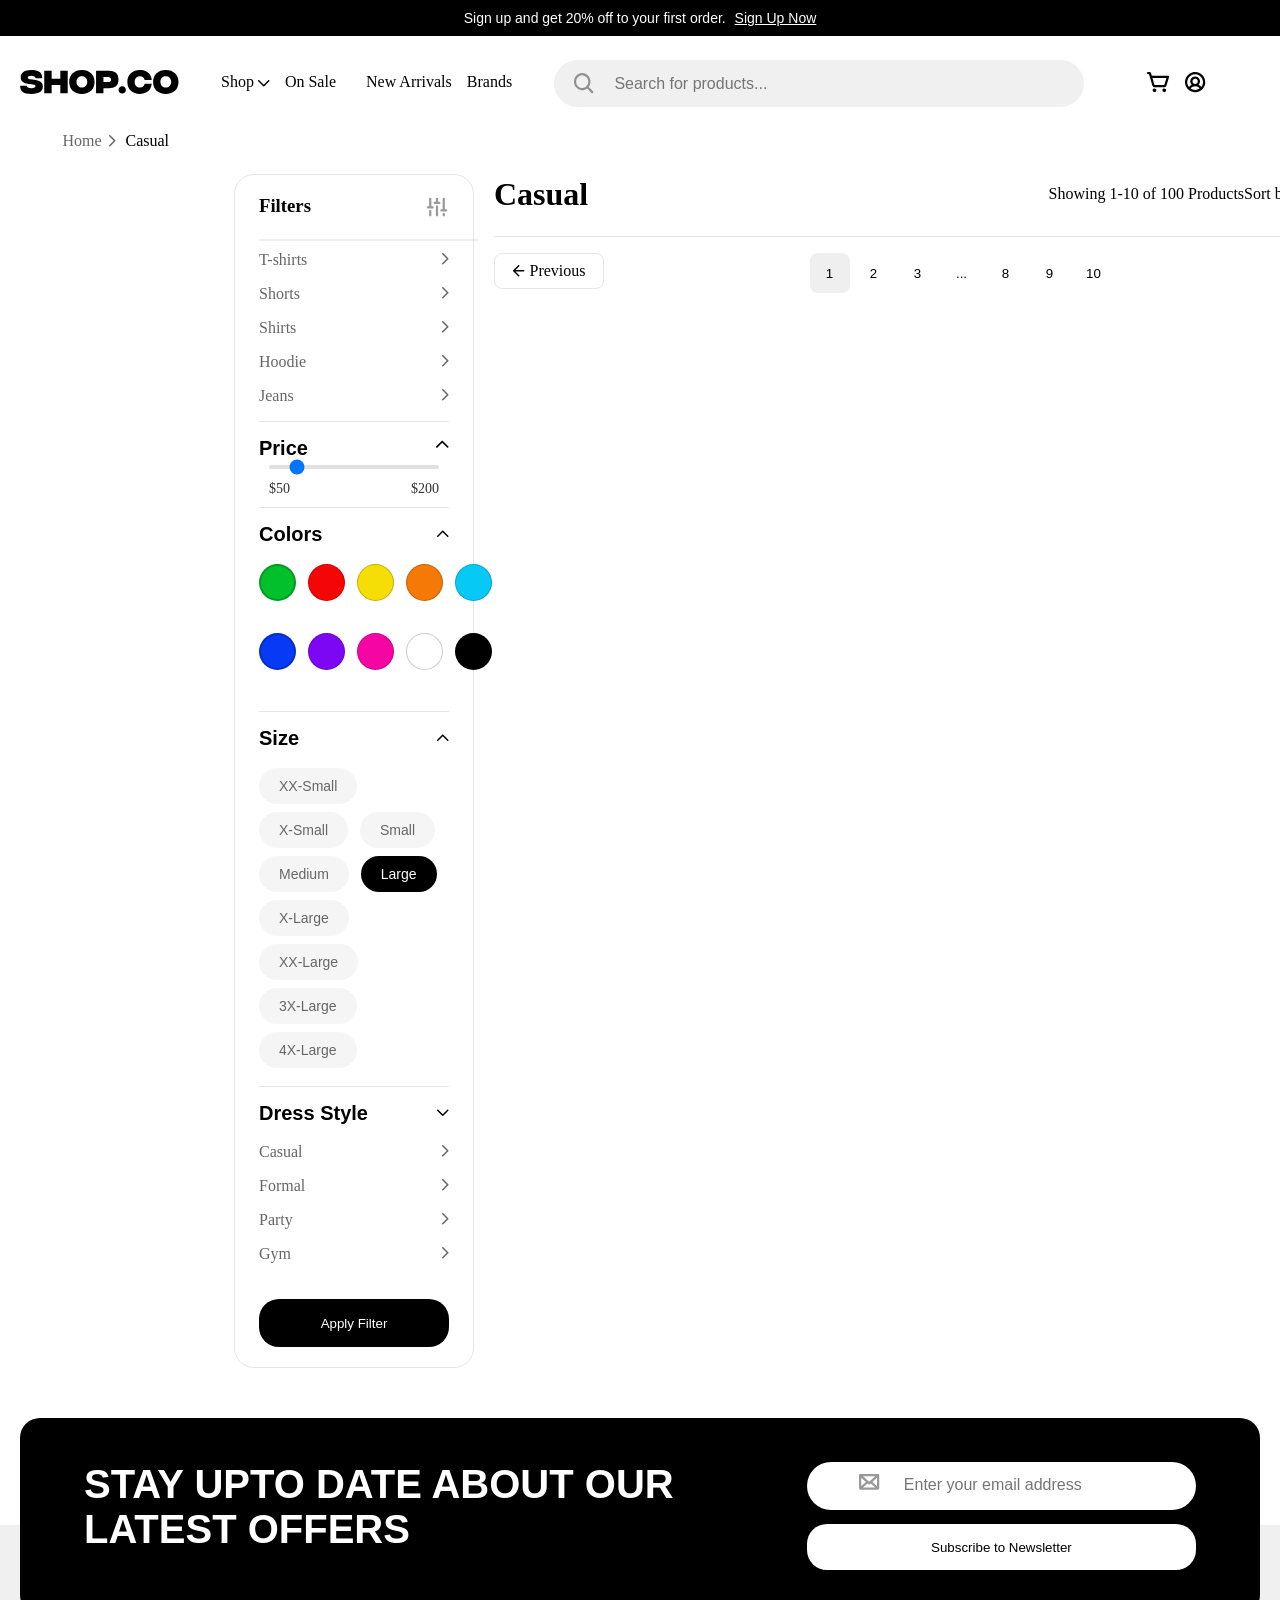
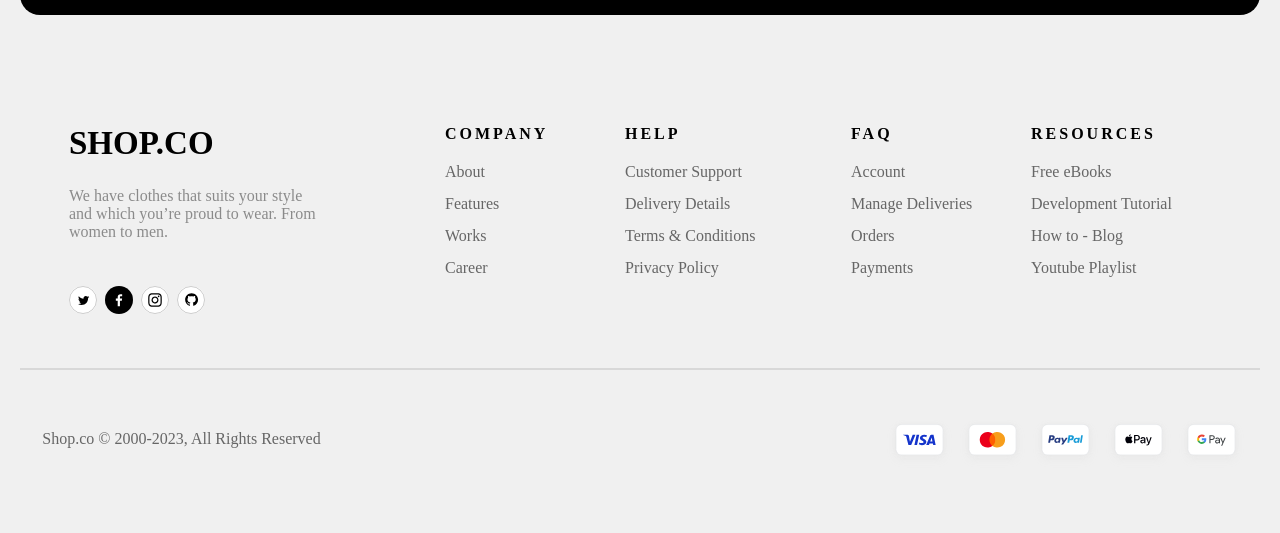
<file: frontend/shop.html>
<!doctype html>
<html lang="en">
  <head>
    <meta charset="UTF-8" />
    <meta name="viewport" content="width=device-width, initial-scale=1.0" />
    <title>Casual</title>
    <link
      href="https://api.fontshare.com/v2/css?f[]=satoshi@400,500,700&f[]=integral-cf@400,700&display=swap"
      rel="stylesheet"
    />
    <link rel="stylesheet" href="./scss/site/site.css" />
    <script type="module" src="./js/catalog/catalog.js" defer></script>
  </head>
  <body>
    <!-- Black stripe -->
    <div class="promo-bar__container">
      <p class="promo-bar__text">
        Sign up and get 20% off to your first order.
        <a href="#" class="promo-bar__link">Sign Up Now</a>
      </p>
    </div>
    <header class="header">
      <div class="header-container">
        <!-- Logo -->
        <div class="container header__inner">
          <a href="#"
            ><img src="./images/menuNone.svg" alt="" class="menuNone"
          /></a>
          <a class="logo" href="./index.html">
            <img src="./images/shop.co.svg" alt="SHOP.CO" class="shopC0" />
          </a>
        </div>
        <!-- header__menu -->
        <nav class="header__menu">
          <ul class="header__menu-list">
            <li>
              <a href="./shop.html" class="header__menu-link"
                >Shop <img src="./images/arrowButtom.svg" alt=""
              /></a>
            </li>
            <li><a href="#" class="header__menu-link">On Sale</a></li>
            <li></li>
            <a href="#" class="header__menu-link">New Arrivals</a>
            <li><a href="#" class="header__menu-link">Brands</a></li>
          </ul>
        </nav>
        <!-- search bar -->
        <div class="search-bar__container">
          <form action="#" class="search-bar">
            <div class="search-bar__img">
              <img src="./images/magnifer.svg" alt="magnifier" />
              <input
                class="search-bar__input"
                type="search"
                placeholder="Search for products..."
              />
            </div>
          </form>
        </div>
        <!--The basket and profile icons-->
        <div class="header__actions">
          <a href="#"
            ><img src="./images/lupaNone.svg" alt="none" class="iconNone"
          /></a>
          <a
            href="./cart.html"
            class="actions__btn actions__btn_cart"
            aria-label="Cart"
          >
            <img src="./images/case.svg" alt="" />
          </a>
          <a
            href="./siginUp.html"
            class="actions__btn actions__btn_profile"
            aria-label="Profile"
            ><img src="./images/profile.svg" alt="profile" />
          </a>
        </div>
      </div>
    </header>
    <div class="preview">
      <div class="preview__crumbs">
        <div class="home">
          <a href="index.html" class="home-text">Home</a>
          <span>
            <img src="./images/arrowAside.svg" alt="" class="arrowImg"
          /></span>
        </div>
        <span class="website">Casual</span>
      </div>
    </div>
    <main class="main">
      <section class="catalog">
        <aside class="filters">
          <div class="filters__block-header">
            <h3>Filters</h3>
            <img src="./images/filter.svg" alt="" />
          </div>
          <hr class="link__on-sale" />
          <div class="filters__list">
            <p>
              T-shirts
              <span><img src="./images/arrowAside.svg" alt="" /></span>
            </p>
            <p>
              Shorts
              <span><img src="./images/arrowAside.svg" alt="" /></span>
            </p>
            <p>
              Shirts <span><img src="./images/arrowAside.svg" alt="" /></span>
            </p>
            <p>
              Hoodie <span><img src="./images/arrowAside.svg" alt="" /></span>
            </p>
            <p>
              Jeans <span><img src="./images/arrowAside.svg" alt="" /></span>
            </p>
          </div>
          <!-- section Prise -->
          <div class="filters__block">
            <article class="article-prise">
              <h4>Price</h4>
              <img class="arrow-top" src="./images/arrowTop.svg" alt="" />
            </article>
            <div class="prise-slider-wrapper">
              <input
                type="range"
                class="price-renge"
                min="50"
                max="200"
                value="50"
                step="1"
                id="priceSlider"
              />
              <div class="filters__nums">
                <span class="Price">$50</span>
                <span class="Price">$200</span>
              </div>
            </div>
          </div>
          <!-- section colors-->
          <div class="filters__block">
            <div class="filters__block-header">
              <h4>Colors</h4>
              <img src="./images/arrowTop.svg" alt="Colors" />
            </div>

            <div class="colors-main">
              <div class="colors-main__info">
                <div class="color-green"></div>
                <div class="color-red"></div>
                <div class="color-yallow"></div>
                <div class="color-oreng"></div>
                <div class="color-azure"></div>
              </div>
              <div class="colors-main__info">
                <div class="color-blue"></div>
                <div class="color-violet"></div>
                <div class="color-pink"></div>
                <div class="color-white"></div>
                <div class="color-black"></div>
              </div>
            </div>
          </div>

          <div class="filters__block">
            <div class="filters__block-header">
              <h4>Size</h4>
              <img src="./images/arrowTop.svg" alt="arrowTop" />
            </div>
            <div class="filters__sizes">
              <button class="filters__size">XX-Small</button>
              <button class="filters__size">X-Small</button>
              <button class="filters__size">Small</button>
              <button class="filters__size">Medium</button>
              <button class="filters__size-Lareg">Large</button>
              <button class="filters__size">X-Large</button>
              <button class="filters__size">XX-Large</button>
              <button class="filters__size">3X-Large</button>
              <button class="filters__size">4X-Large</button>
            </div>
          </div>

          <div class="filters__block">
            <div class="filters__block-header">
              <h4>Dress Style</h4>
              <img src="./images/arrowButtom.svg" alt="" />
            </div>
            <div class="filters__list">
              <p>
                Casual <span><img src="./images/arrowAside.svg" /></span>
              </p>
              <p>
                Formal <span><img src="./images/arrowAside.svg" /></span>
              </p>
              <p>
                Party <span><img src="./images/arrowAside.svg" /></span>
              </p>
              <p>
                Gym <span><img src="./images/arrowAside.svg" /></span>
              </p>
            </div>
          </div>
          <button class="filters__apply" type="button">Apply Filter</button>
        </aside>
        <!--cart-->
        <div class="catalog__list">
          <div class="catalog__top">
            <div class="catalog__span"><span>Casual</span></div>
            <div class="catalog__container">
              <div class="container-filter">
                <img src="./images/filters.svg" alt="" class="filtes" />
              </div>
              <p class="catalog__count">Showing 1-10 of 100 Products</p>
              <p class="catalog__sort">
                Sort by: <b>Most Popular</b>
                <img src="./images/arrowButtom.svg" alt="" />
              </p>
            </div>
          </div>
          <div class="products__list products__list--3" data-list="shop"></div>

          <!-- btn -->
          <div class="pages">
            <a href="#" class="pages__btn-entrance"
              ><img src="./images/Icon.svg" alt="" />Previous
            </a>
            <div class="num__container">
              <button class="pages__num__one">1</button>
              <button class="pages__num">2</button>
              <button class="pages__num_three">3</button>
              <button class="pages__num">...</button>
              <button class="pages__num_eight">8</button>
              <button class="pages__num">9</button>
              <button class="pages__num">10</button>
            </div>
            <a href="#" class="pages__btn__exit"
              >Next <img src="./images/arrow-right.svg" alt="" class=""
            /></a>
          </div>
        </div>
      </section>
    </main>

    <!--black-element-->
    <section class="subscribe-home">
      <h2 class="subscribe__title">STAY UPTO DATE ABOUT OUR LATEST OFFERS</h2>
      <form class="subscribe-form" action="#">
        <div class="subscribe-text">
          <img src="./images/email.svg" alt="" />
          <input type="email" placeholder="Enter your email address" />
        </div>
        <button type="button" class="subscribe__btn">
          Subscribe to Newsletter
        </button>
      </form>
    </section>
    <!-- footer -->
    <footer class="footer-home">
      <div class="footer__top wrap">
        <div class="footer__about">
          <h3 class="footer-title">SHOP.CO</h3>
          <p class="footer-text">
            We have clothes that suits your style and which you’re proud to
            wear. From women to men.
          </p>
          <div class="footer__social">
            <img src="./images/tviter.svg" alt="twitter" />
            <img src="./images/fasbook.svg" alt="facebook" />
            <img src="./images/instogram.svg" alt="instagram" />
            <img src="./images/gitnab.svg" alt="github" />
          </div>
        </div>
        <div class="footer-col__container">
          <div class="footer-col">
            <h4>COMPANY</h4>
            <a href="#">About</a>
            <a href="#">Features</a>
            <a href="#">Works</a>
            <a href="#">Career</a>
          </div>
          <div class="footer-col">
            <h4>HELP</h4>
            <a href="#">Customer Support</a>
            <a href="#">Delivery Details</a>
            <a href="#">Terms & Conditions</a>
            <a href="#">Privacy Policy</a>
          </div>
        </div>
        <div class="footer-col__container">
          <div class="footer-col">
            <h4>FAQ</h4>
            <a href="#">Account</a>
            <a href="#">Manage Deliveries</a>
            <a href="#">Orders</a>
            <a href="#">Payments</a>
          </div>
          <div class="footer-col">
            <h4>RESOURCES</h4>
            <a href="#">Free eBooks</a>
            <a href="#">Development Tutorial</a>
            <a href="#">How to - Blog</a>
            <a href="#">Youtube Playlist</a>
          </div>
        </div>
      </div>
      <hr class="footer-line" />
      <div class="footer__bottom wrap">
        <p class="footerText">Shop.co © 2000-2023, All Rights Reserved</p>
        <div class="footer__pays">
          <img src="./images/visa.svg" alt="visa" />
          <img src="./images/numberTwo.svg" alt="mastercard" />
          <img src="./images/payPal.svg" alt="paypal" />
          <img src="./images/payApple.svg" alt="apple pay" />
          <img src="./images/payGoogle.svg" alt="google pay" />
        </div>
      </div>
    </footer>
  </body>
</html>
</file>
<file: frontend/scss/style/style.css>
/*General resets*/
* {
  margin: 0;
  padding: 0;
  box-sizing: border-box;
}
body {
  font-family: "Satoshi", sans-serif;
}

a {
  color: #000;
  text-decoration: none;
}
ul {
  display: flex;
  list-style: none;
  gap: 20px;
}
li {
  font-weight: 400;
  color: #000000;
}

input:focus {
  outline: none;
}

input[type="search"]::-webkit-search-cancel-button {
  -webkit-appearance: none;
  appearance: none;
}

.container {
  max-width: 1260px;
  padding-left: 10px;
  padding-right: 10px;
  margin: 0 auto;
}
/* === Black stripe === */
.promo-bar__container {
  position: relative;
  background-color: #000;
  color: #fff;
  display: flex;
  justify-content: center;
  align-items: center;
  padding: 10px 0px;
  font-size: 14px;
}
.promo-bar__text {
  font-family: "Satoshi", sans-serif;
}
.promo-bar__container a {
  color: #fff;
  text-decoration: underline;
  margin-left: 5px;
}

/* Hat */
.header {
  margin: 0 auto;
}

.header-container {
  max-width: 1240px;
  margin: 24px auto;
  display: flex;
  align-items: center;
  gap: 2px;
}

.header__inner {
  display: flex;
}

.nav a {
  text-decoration: none;
  color: #000;
  font-size: 16px;
  display: flex;
}

.search-bar__container {
  width: 577px;
  height: 48px;
}
.header__actions {
  height: 24px;
  width: 62px;
  display: flex;
  gap: 14px;
  align-items: center;
}
.search-bar {
  border-radius: 40px;
  background-color: #f0f0f0;
  width: 530px;
  padding: 0 20px;
  font-size: 16px;
}

.search-bar__img {
  display: flex;
  height: 47px;
  align-items: center;
}
.search-bar__img img {
  width: 20.27px;
  height: 20.27px;
  color: #00000066;
}
.iconNone {
  display: none;
}
.menuNone {
  display: none;
}
input {
  background: transparent;
  border: none;
  padding: 0 20px;
  font-size: 16px;
}

.header__menu {
  margin: 13px 40px;
  height: 22px;
}

/* 1 Page hero*/
.hero {
  width: 100%;
  height: 663px;
  background-position: bottom;
}
.hero__btn {
  border: none;
}
.small_star {
  position: absolute;
  left: 900px;
  top: 431px;
}
.big_star {
  position: relative;
  bottom: 400px;
  left: 1365px;
}
.container__info {
  display: flex;
  flex-direction: column;
  gap: 32px;
  padding-top: 103px;
  margin: 40px auto;
  max-width: 1240px;
}
.hero_text {
  width: 545px;
  height: 33px;
  font-size: 16px;
  font-weight: 400;
  color: #00000099;
  opacity: 60%;
  line-height: 22px;
}
.title {
  width: 577px;
  font-weight: 700;
  font-size: 64px;
  line-height: 64px;
  color: #000000;
  font-family: "Integral CF", sans-serif;
}
.hero-img {
  display: none;
}

.hero__btn {
  width: 210px;
  height: 52px;
  border-radius: 62px;
  padding: 16px 54px;
  gap: 12px;
  background-color: #000000;
  color: #ffffff;
  outline: none;
  font-weight: 500;
  cursor: pointer;
}
.container-static {
  gap: 32px;
  position: relative;
  display: flex;
  margin: 0 auto;
  max-width: 1240px;
  bottom: 100px;
}
.container-static h2 {
  font-weight: 700;
  font-size: 40px;
}
.container-static p {
  font-weight: 400;
  font-size: 16px;
  line-height: 22px;
  color: #00000099;
  opacity: 60%;
}
/*independent element*/
.brends {
  background: #000;
  display: flex;
  align-items: center;
  padding: 30px;
  flex-wrap: wrap;
  gap: 116px;
  justify-content: center;
}
/*section two*/
.catalog {
  margin: 0 auto;
  width: 1260px;
  height: 700px;
  display: flex;
  justify-content: center;
  padding: 10px 0;
}

.section-catalog__img {
  display: flex;
  font-family: "Satoshi", sans-serif;
}
.section-catalog__img img {
  width: 295px;
  height: 298px;
}
/* section two */
.catalog__title {
  padding-bottom: 55px;
  display: flex;
  justify-content: center;
  font-size: 35px;
  font-weight: 700;
  margin-top: 20px;
}
.section-catalog__container {
  max-width: 1240px;
  margin: 0 auto;
  padding: 0 20px;
}

.section-title {
  font-size: 48px;
  font-weight: 700;
  text-align: center;
  text-transform: uppercase;
  margin-bottom: 55px;
  letter-spacing: 1px;
}
.article-productCard {
  display: flex;
  flex-direction: column;
  cursor: pointer;
  transition: transform 0.2s ease;
}

.product-card-link {
  display: flex;
  flex-direction: column;
  text-decoration: none;
  color: inherit;
}

.article-productCard:hover {
  transform: translateY(-5px);
}

.container-products {
  display: grid;
  grid-template-columns: repeat(4, 1fr);
  gap: 20px;
  margin-bottom: 40px;
}
.product__images {
  background-color: #f0eeed;
  border-radius: 20px;
  aspect-ratio: 295 / 298;
  display: flex;
  align-items: center;
  justify-content: center;
  overflow: hidden;
  margin-bottom: 16px;
}
.product-image img {
  width: 100%;
  height: 100%;
  object-fit: cover;
  mix-blend-mode: multiply;
}
.products-info {
  display: flex;
  flex-direction: column;
  gap: 8px;
}
.product-title {
  font-size: 20px;
  font-width: 700;
  line-height: 1.2;
}
.container-product--rating {
  display: flex;
  align-items: center;
  gap: 13px;
}
.container-product-stars--cart {
  display: flex;
  gap: 4px;
  color: #ffc633;
}
.container-product-stars--cart svg {
  width: 18px;
  height: 18px;
}
.container-rating {
  font-size: 14px;
  font-weight: 400;
  color: #000000;
}
.product-price {
  display: flex;
  align-items: center;
  gap: 10px;
  margin-top: 4px;
}
.current-price {
  font-size: 24px;
  font-weight: 700;
}
.old-price {
  font-size: 24px;
  font-weight: 700;
  color: #00000066;
  text-decoration: line-through;
}
.discont-badge {
  background-color: #ff33331a;
  color: #ff3333;
  font-size: 12px;
  font-weight: 600;
  padding: 4px 10px;
  border-radius: 62px;
}
.view-all__container {
  display: flex;
  justify-content: center;
  margin-top: 40px;
}
.view-all__btn {
  background-color: transparent;
  border: 1px solid rgba(0, 0, 0, 0.1);
  border-radius: 62px;
  font-size: 16px;
  font-weight: 500;
  cursor: pointer;
  transition: background-color 0.2s;
  width: 218px;
  height: 52px;
}
.view-all__btn:hover {
  background-color: #f5f5f5;
}
/* hr */
.line {
  border: 1px solid #0000001a;
  width: 1240px;
  margin: 0 auto;
}
/* section four */
.dress_style__container {
  width: 100%;
  max-width: 1240px;
  height: 866px;
  border-radius: 40px;
  background-color: #f0f0f0;
  margin: 0 auto;
  padding: 60px 40px;
}
.dress_style__title {
  padding-bottom: 120px;
  width: 687px;
  height: 58px;
  margin: 0 auto;
  font-size: 32px;
  letter-spacing: 1px;
  color: #000;
  font-family: "Integral CF", sans-serif;
}
.dress-styleCart {
  width: 1111px;
  display: grid;
  grid-template-columns: repeat(1, 1fr);
  gap: 20px;
}
.style-cart__party {
  .card {
    transition: box-shadow 0.2s ease;
  }

  .card:hover {
    box-shadow: 0 8px 24px rgba(0, 0, 0, 0.15);
  }
}
.style-cart__gym {
  .card {
    transition: box-shadow 0.2s ease;
  }

  .card:hover {
    box-shadow: 0 8px 24px rgba(0, 0, 0, 0.15);
  }
}
.style-cart__formal {
  .card {
    transition: box-shadow 0.2s ease;
  }

  .card:hover {
    box-shadow: 0 8px 24px rgba(0, 0, 0, 0.15);
  }
}
.style-cart__casual {
  .card {
    transition: box-shadow 0.2s ease;
  }

  .card:hover {
    box-shadow: 0 8px 24px rgba(0, 0, 0, 0.15);
  }
}
.container-casual_formal {
  display: flex;
  gap: 20px;
}
.container-party_gym {
  display: flex;
  gap: 20px;
}
.dress_style img {
  border-radius: 20px;
  height: 289px;
  background-color: #e0e0e0;
  cursor: pointer;
  transition: transform 0.3s ease;
  overflow: hidden;
  box-shadow: 0 8px 32px rgba(0, 0, 0, 0.1);
  backdrop-filter: blur(10px);
}
.style-cart__formal img {
  position: absolute;
}

.style-name {
  width: 89px;
  height: 49px;
  font-weight: 700;
  font-size: 30px;
  position: absolute;
  padding: 25px 257px 215px 36px;
  z-index: 1;
}
.container-party_gym .party-img {
  width: 684px;
  background-color: #fff;
}
.container-party_gym .gym-img {
  width: 407px;
  background-color: #fff;
}
/* section reviews*/
.reviews {
  width: 100%;
  overflow: hidden;
  position: relative;
}

.reviews-section__container {
  width: 100%;
  margin: 0 auto;
  padding: 0 20px;
}

/* title section */
.reviews-title {
  display: flex;
  justify-content: space-between;
  padding: 80px 20px 0;
  font-family: "Integral CF", sans-serif;
  font-size: 32px;
  font-weight: 900;
  text-transform: uppercase;
  letter-spacing: -0.5px;
  width: 1240px;
  margin: 0 auto 32px;
}

.reviews-arrows {
  display: flex;
  gap: 16px;
}

.arrow-btn {
  background: none;
  border: none;
  font-size: 24px;
  cursor: pointer;
  padding: 5px;
  transition: opacity 0.3s;
}

.arrow-btn:hover {
  opacity: 0.6;
}

/* Reviews- section*/
.reviews {
  width: 100%;
  height: 100%;
  font-family: "Satoshi", sans-serif;
}
.reviews-header__btn {
  width: 24px;
  height: 24px;
  display: flex;
  gap: 16px;
  cursor: pointer;
  border: none;
  background-color: white;
}

.reviews-header__btn img {
  width: 15px;
  height: 18px;
}
.reviews-titleText {
  font-size: 48px;
  font-weight: 700;
  line-height: 100%;
  font-family: "Integral CF", sans-serif;
}
.reviews-main {
  padding-top: 40px;
  display: flex;
  gap: 20px;
  justify-content: space-between;
  align-items: center;
  overflow: hidden;
  max-width: 1400px;
  overflow-x: auto;
  scroll-snap-type: x mandatory;
  scrollbar-width: none;
  padding-bottom: 10px;
  margin: 0 auto;
}
.reviews-main__info {
  width: 400px;
  height: 239px;
  border: solid #0000001a;
  border-radius: 20px;
  padding: 28px 32px;
  min-width: 358px;
}

.reviews-main__info p {
  font-size: 16px;
  font-weight: 400;
  line-height: 22px;
  color: #00000099;
  opacity: 60%;
}
.reviews-main__info h3 {
  font-weight: 700;
  font-size: 20px;
  line-height: 22px;
}
.reviews-main__author {
  display: flex;
  margin: 13px 0;
}
/* Black element */
.subscribe {
  max-width: 1240px;
  display: flex;
  justify-content: space-between;
  margin: 50px auto -90px;
  background: #000;
  color: #fff;
  border-radius: 20px;
  padding: 44px 64px;
  position: relative;
  z-index: 1;
  top: 750px;
}
.subscribe-home {
  max-width: 1240px;
  display: flex;
  justify-content: space-between;
  margin: 50px auto -90px;
  background: #000;
  color: #fff;
  border-radius: 20px;
  padding: 44px 64px;
  position: relative;
  z-index: 1;
}
.subscribe__title {
  width: 55%;
  font-size: 40px;
  line-height: 45px;
  font-family: "Integral CF", sans-serif;
}
.subscribe-form {
  width: 35%;
  height: 109px;
}
.subscribe-text {
  background: #fff;
  border-radius: 62px;
  height: 48px;
  margin-bottom: 14px;
  padding: 12px 10px 14px 52px;
}
.subscribe__btn {
  width: 100%;
  height: 46px;
  border-radius: 20px;
  cursor: pointer;
  background: #fff;
  font-family: "Satoshi", sans-serif;
  border: none;
}
/* footer */
.footer {
  background: #f0f0f0;
  padding: 200px 0 40px;
  position: relative;
  top: 750px;
}
.footer-home {
  background: #f0f0f0;
  padding: 200px 0 40px;
  position: relative;
}
.footer__top,
.footer__bottom {
  flex-wrap: wrap;
  display: flex;
  gap: 46px;
  justify-content: center;
}
.footer__about {
  width: 250px;
  margin-right: 80px;
}
.footer__about h3 {
  font-size: 33px;
  margin-bottom: 20px;
}
.footer-col {
  width: 180px;
}
.footer-col h4 {
  letter-spacing: 3px;
  margin-bottom: 20px;
}
.footer-col a,
.footer__bottom p {
  display: block;
  color: #666;
  margin-bottom: 14px;
}
.footer__social img,
.footer__pays img {
  margin-right: 4px;
  padding-top: 10px;
}
.footer__bottom {
  margin: 60px 0 0 0;
  position: relative;
  right: 255px;
}
.subscribe__btn {
  border: none;
}
.footer-text {
  color: #00000099;
  opacity: 70%;
  margin: 25px 0 35px 0;
}
.footer-col__container {
  display: flex;
}
.footer-line {
  max-width: 1240px;
  margin: 50px auto 0;
  border: 1px solid #0000001a;
}
.footer__pays {
  position: relative;
  bottom: 20px;
  left: 520px;
}

@media (max-width: 390px) {
  /* === Black stripe === */
  .promo-bar__container {
    width: 390px;
    font-size: 12px;
  }
  /* Hat */
  .header-container {
    width: 358px;
    margin: 23px 16px;
  }
  .header__menu {
    display: none;
  }
  .search-bar {
    display: none;
  }
  .search-bar__img {
    display: none;
  }
  .menuNone {
    display: flex;
    width: 24px;
    height: 24px;
    margin-right: 16px;
  }
  .iconNone {
    display: flex;
  }
  .header__actions {
    width: 96px;
    position: relative;
    right: 16px;
  }
  .shopC0 {
    aspect-ratio: 126px / 18px;
  }
  /* section 1 */
  .hero {
    background-image: none;
    height: 853px;
    background-color: #f2f0f1;
  }
  .title {
    font-size: 36px;
    line-height: 36px;
    height: 93px;
    width: 315px;
  }
  .container__info {
    margin: 0;
    padding: 40px 16px 20px;
  }
  .hero_text {
    width: 358px;
    height: 50px;
    font-size: 14px;
    line-height: 20px;
  }
  .hero__btn {
    width: 358px;
    height: 52px;
  }
  .container-static {
    flex-wrap: wrap;
    padding: 18px;
    gap: 27px;
    justify-content: space-between;
    position: relative;
    bottom: 580px;
  }
  .staticNumber {
    font-size: 24px;
  }
  .statictext {
    font-size: 12px;
    line-height: 22px;
  }
  .static-img {
    display: none;
  }
  .container-static__textBottom {
    position: relative;
    left: 98px;
    bottom: 15px;
  }
  .hero-img {
    display: flex;
    width: 100%;
    height: 448px;
  }
  /* brends */
  .brends {
    height: 146px;
    margin: 23.2px 0 50px;
    padding: 16px 40px;
    gap: 11px;
  }
  .versace {
    width: 116px;
    height: 23px;
  }
  .zara {
    width: 63px;
    height: 26px;
  }
  .gucci-logo {
    width: 109px;
    height: 25px;
  }
  .prada {
    width: 127px;
    height: 21px;
  }
  .calvinKlein {
    width: 134px;
    height: 21px;
  }
  /* section 2 */
  .catalog__title {
    width: 390px;
  }
  .product-title {
    width: 269px;
    height: 38px;
  }
  .clothes {
    width: 198px;
    height: 201px;
  }
  .product__images {
    width: 198px;
    height: 201px;
  }
  .product-title {
    font-size: 16px;
    max-width: 230px;
    height: 24px;
  }
  .container-rating {
    font-size: 12px;
  }
  .current-price {
    font-size: 20px;
  }
  .old-price {
    font-size: 20px;
  }
  .article-productCard {
    width: 230px;
  }
  .catalog {
    width: 390px;
    overflow: hidden;
    height: 515px;
  }
  .section-catalog__container {
    width: 390px;
    padding: 0 16px;
  }
  .container-products {
    gap: 15px;
    display: flex;
    overflow-x: auto;
    scroll-snap-type: x mandatory;

    scrollbar-width: none;
    -ms-overflow-style: none;

    padding-bottom: 10px;
    width: 100%;
  }
  .container-product--rating {
    gap: 4px;
  }
  .catalog-title {
    font-size: 32px;
    width: 269px;
    height: 38px;
  }
  .catalog__title {
    padding-bottom: 32px;
  }
  .view-all__btn {
    width: 358px;
    height: 46px;
  }
  .line {
    margin-bottom: 30px;
    max-width: 358px;
  }
  /* dress_style */
  .dress_style img {
    width: 310px;
    height: 190px;
  }
  .container-party_gym .gym-img {
    width: 310px;
    height: 190px;
  }
  .container-party_gym .party-img {
    width: 310px;
    height: 190px;
  }
  .container-casual_formal {
    flex-direction: column;
    width: 350px;
  }
  .container-party_gym {
    flex-direction: column;
    margin-top: 190px;
    width: 350px;
  }
  .dress-title {
    font-size: 32px;
    width: 246px;
    height: 72px;
  }
  .dress_style__title {
    width: 390px;
    height: 72px;
    padding-bottom: 100px;
  }
  .dress_style__container {
    height: 975px;
    padding: 40px 24px;
    width: 358px;
    margin: 0 auto;
  }
  .style-name {
    font-size: 24px;
    height: 32px;
    max-width: 358px;
  }
  /* reviews */
  .reviews-title {
    max-width: 390px;
    font-size: 32px;
  }
  .dress-styleCart {
    width: 300px;
  }
  .small_star {
    position: relative;
    left: 10px;
    top: 185px;
  }
  .big_star {
    top: 150px;
    left: 210px;
  }
  .subscribe__title {
    font-size: 32px;
    line-height: 35px;
    width: 297px;
    height: 105px;
    margin: 0 0 20px;
  }
  .subscribe-text {
    width: 311px;
    height: 42px;
    display: flex;
    padding: 6px;
    align-items: center;
    justify-content: center;
  }
  .subscribe__btn {
    width: 311px;
    height: 42px;
  }
  .subscribe-input {
    font-size: 14px;
  }
  .subscribe-home {
    padding: 32px 24px 28px 37px;
    flex-direction: column;
  }
  .subscribe-email {
    width: 20px;
    height: 20px;
  }
  .reviews-main {
    display: flex;
    overflow-x: auto;
    scroll-snap-type: x mandatory;

    scrollbar-width: none;
    -ms-overflow-style: none;

    padding-bottom: 10px;
    width: 100%;

    margin-left: 16px;
  }
  .reviews-header__btn {
    gap: 10px;
  }

  .footer-title {
    width: 144px;
    height: 28px;
    font-size: 28px;
    margin-bottom: 0px;
  }
  .footer-text {
    width: 357px;
    height: 40px;
    font-size: 14px;
    line-height: 20px;
    margin: 14px 0 20px;
  }
  .footer__social {
    width: 144px;
    height: 28px;
  }
  .footer__about {
    position: relative;
    right: 16px;
  }
  .footer-line {
    max-width: 358px;
    margin: 40px auto 16px;
  }
  .footerText {
    position: static;
  }
  .footer__pays {
    position: static;
  }
  .footer__bottom {
    position: static;
    margin: 0;
  }
}
</file>
<file: frontend/scss/cart/cart.css>
/*General resets*/
* {
  margin: 0;
  padding: 0;
  box-sizing: border-box;
}
body {
  font-family: "Satoshi", sans-serif;
}
a {
  color: #000;
  text-decoration: none;
}
.header__menu-list {
  display: flex;
  list-style: none;
  gap: 12px;
}
li {
  font-weight: 400;
  color: #000000;
}
h1 {
  font-family: "Integral CF", sans-serif;
  font-size: 40px;
  font-weight: bold;
  color: #000000;
  width: 259px;
  height: 48px;
}

input:focus {
  outline: none;
}

input[type="search"]::-webkit-search-cancel-button {
  -webkit-appearance: none;
  appearance: none;
}
/* === Black stripe === */
.promo-bar__container {
  position: relative;
  background-color: #000;
  color: #fff;
  display: flex;
  justify-content: center;
  align-items: center;
  padding: 10px 0px;
  font-size: 14px;
}
.promo-bar__container a {
  color: #fff;
  text-decoration: underline;
  margin-left: 5px;
}

/* Hat */
.header {
  margin: 0 auto;
}

.header-container {
  max-width: 1240px;
  margin: 24px auto;
  display: flex;
  align-items: center;
  gap: 14px;
}

.header__inner {
  display: flex;
}

.nav a {
  text-decoration: none;
  color: #000;
  font-size: 16px;
  display: flex;
}

.search-bar__container {
  width: 577px;
  height: 48px;
}
.header__actions {
  height: 24px;
  width: 62px;
  display: flex;
  gap: 14px;
  align-items: center;
}
.search-bar {
  border-radius: 40px;
  background-color: #f0f0f0;
  width: 530px;
  padding: 0 20px;
  font-size: 16px;
}

.search-bar__img {
  display: flex;
  height: 47px;
  align-items: center;
}
.search-bar__img img {
  width: 20.27px;
  height: 20.27px;
  color: #00000066;
}
.iconNone {
  display: none;
}
.menuNone {
  display: none;
}

input {
  background: transparent;
  border: none;
  padding: 0 20px;
  font-size: 16px;
}

.header__menu {
  margin: 13px 40px;
  height: 22px;
}
/* hr */
.link-cart {
  width: 1240px;
  margin: 0 auto;
  border: 1px solid #0000001a;
}

.title {
  max-width: 1240px;
  margin: 0 auto;
  margin-bottom: 24px;
}
/* navigation */
.navigation {
  margin: 24px auto;
  max-width: 1240px;
  margin: 0 auto;
}

.navigation-info {
  margin-top: 24px;
  display: flex;
  gap: 10px;
}
.navigation-home a {
  font-size: 16px;
  font-weight: 400;
  color: #00000099;
  opacity: 60%;
}
.a {
  font-size: 16px;
  font-weight: 400;
  color: #000000;
}
.navigation-home {
  display: flex;
  flex-wrap: wrap;
  gap: 5px;
}
/* section */
.cart__container {
  max-width: 1240px;
  margin: 0 auto;
  display: flex;
  gap: 20px;
}
.cart__container-products {
  width: 715px;
  height: 508px;
  padding: 20px 24px;
  border: 1px solid #0000001a;
  border-radius: 20px;
}
.product__container {
  width: 667px;
  height: 124px;
  display: flex;
}
.product__container-info {
  width: 227px;
  height: 118px;
  margin: 0 75px 0 16px;
}

.product-title {
  font-weight: bold;
  font-size: 19px;
  color: #000000;
  height: 27px;
}
i {
  color: #00000099;
  font-size: 14px;
  font-weight: 400;
  font-style: Regular;
  opacity: 60%;
}
.product__container-info p {
  color: #000000;
  font-size: 14px;
  font-weight: 400;
  opacity: 60%;
}
.num {
  color: #000000;
  font-size: 24px;
  font-weight: bold;
  width: 54px;
  height: 32px;
  position: relative;
  bottom: -30px;
}
.product-img {
  border-radius: 9px;
  width: 124px;
  height: 124px;
  background-color: #f0eeed;
}
.corzina-img {
  position: relative;
  left: 208px;
  cursor: pointer;
}
.product__container-quantity {
  width: 225px;
  height: 124px;
}
.quantily-selector {
  width: 126px;
  height: 44px;
  border: none;
  border-radius: 62px;
  padding: 12px 20px;
  background-color: #f0f0f0;
  display: flex;
  justify-content: center;
  align-items: center;
  gap: 20px;
  position: relative;
  top: 58px;
  left: 100px;
}
.quantily-selector__btn span {
  font-weight: 400;
  line-height: 22px;
  font-size: 16px;
  color: #00000099;
  opacity: 60%;
}
.quantily-selector__btn {
  width: 24px;
  height: 24px;
  border: none;
  font-size: 20px;
  cursor: pointer;
}

.products-line {
  border: 1px solid #0000001a;
  width: 667px;
  margin: 24px 0;
}

.price {
  max-width: 505px;
  height: 458px;
  border: 1px solid #0000001a;
  border-radius: 20px;
  padding: 20px 24px;
}

.prise-title {
  font-weight: bold;
  font-size: 24px;
  color: #000000;
}

.price__result {
  width: 457px;
  height: 193px;
  margin: 24px 0;
  display: flex;
  flex-direction: column;
  gap: 20px;
}

.price__result-product {
  display: flex;
  justify-content: space-between;
}
.product-text {
  font-size: 20px;
  font-weight: 400;
  color: #00000099;
  opacity: 60%;
}
.price__line {
  border: 1px solid #0000001a;
  width: 457px;
  opacity: 60%;
}
.price__p {
  font-size: 20px;
  font-weight: bold;
  color: #000000;
}
.prise__numberBig {
  font-weight: 700;
  font-size: 24px;
  color: #000000;
}
.prise__span {
  font-weight: 700;
  font-size: 20px;
  color: #000000;
}
.prise113 {
  font-weight: 700;
  font-size: 20px;
  color: #ff3333;
}
.container__form {
  width: 457px;
  height: 48px;
  display: flex;
  justify-content: space-between;
}
.input-line {
  width: 326px;
  height: 48px;
  background-color: #f0f0f0;
  padding: 12px 16px;
  border-radius: 62px;
  border: none;
  display: flex;
  flex-wrap: wrap;
  justify-content: center;
}
.form__btn {
  padding: 12px 16px;
  border-radius: 62px;
  border: none;
  background-color: #000000;
  font-size: 14px;
  font-weight: 500;
  color: #ffffff;
  width: 119px;
  cursor: pointer;
}

.price__btn {
  margin-top: 24px;
  width: 457px;
  height: 60px;
  padding: 16px 54px;
  border: none;
  border-radius: 62px;
  background-color: #000000;
  color: #ffffff;
  font-size: 16px;
  display: flex;
  justify-content: center;
  align-items: center;
  gap: 12px;
  cursor: pointer;
}
/* Black element */

.subscribe {
  max-width: 1240px;
  display: flex;
  justify-content: space-between;
  margin: 50px auto -90px;
  background: #000;
  color: #fff;
  border-radius: 20px;
  padding: 44px 64px;
  position: relative;
  z-index: 1;
  top: 750px;
}

.subscribe-home {
  max-width: 1240px;
  display: flex;
  justify-content: space-between;
  margin: 50px auto -90px;
  background: #000;
  color: #fff;
  border-radius: 20px;
  padding: 44px 64px;
  position: relative;
  z-index: 1;
}

.subscribe__title {
  width: 55%;
  font-size: 40px;
  line-height: 45px;
  font-family: "Integral CF", sans-serif;
}
.subscribe-form {
  width: 35%;
  height: 109px;
}
.subscribe-text {
  background: #fff;
  border-radius: 62px;
  height: 48px;
  margin-bottom: 14px;
  padding: 12px 10px 14px 52px;
}
.subscribe__btn {
  width: 100%;
  height: 46px;
  border-radius: 20px;
  cursor: pointer;
  background: #fff;
  font-family: "Satoshi", sans-serif;
  border: none;
}
/* footer */
.footer {
  background: #f0f0f0;
  padding: 200px 0 40px;
  position: relative;
  top: 750px;
}
.footer-home {
  background: #f0f0f0;
  padding: 200px 0 40px;
  position: relative;
}
.footer__top,
.footer__bottom {
  flex-wrap: wrap;
  display: flex;
  gap: 46px;
  justify-content: center;
}
.footer__about {
  width: 250px;
  margin-right: 80px;
}
.footer__about h3 {
  font-size: 33px;
  margin-bottom: 20px;
}
.footer-col {
  width: 180px;
}
.footer-col h4 {
  letter-spacing: 3px;
  margin-bottom: 20px;
}
.footer-col a,
.footer__bottom p {
  display: block;
  color: #666;
  margin-bottom: 14px;
}
.footer__social img,
.footer__pays img {
  margin-right: 4px;
  padding-top: 10px;
}
.footer__bottom {
  margin: 60px 0 0 0;
  position: relative;
  right: 255px;
}
.footer-text {
  color: #00000099;
  opacity: 70%;
  margin: 25px 0 35px 0;
}
.footer-col__container {
  display: flex;
}
.footer-line {
  max-width: 1240px;
  margin: 50px auto 0;
  border: 1px solid #0000001a;
}
.footer__pays {
  position: relative;
  bottom: 20px;
  left: 520px;
}

@media (max-width: 390px) {
  /* === Black stripe === */
  .promo-bar__container {
    width: 390px;
    font-size: 12px;
  }
  /* Hat */
  .header-container {
    width: 390px;
    margin-left: 10px;
  }
  .header__menu {
    display: none;
  }
  .search-bar {
    display: none;
  }
  .search-bar__img {
    display: none;
  }
  .menuNone {
    display: flex;
    width: 24px;
    height: 24px;
    margin-right: 16px;
  }
  .iconNone {
    display: flex;
  }
  .header__actions {
    width: 96px;
    position: relative;
    right: 16px;
  }
  .shopC0 {
    aspect-ratio: 126px / 18px;
  }
  .link-cart {
    max-width: 358px;
    margin: 0 auto;
  }
  .navigation-info {
    margin: 24px 16px 0;
  }
  .Bigtitle {
    margin: 0 16px;
  }
  .product-img {
    width: 99px;
    height: 99px;
  }
  .products-line {
    margin: 16px 0;
    max-width: 300px;
  }
  .corzina-img {
    width: 15px;
    height: 16px;
    position: relative;
    left: 12px;
  }
  .quantily-selector {
    width: 105px;
    height: 31px;
    padding: 7px 13px;
  }
  .quantily-selector__btn {
    width: 16px;
    height: 16px;
    position: relative;
    bottom: 2.9px;
  }
  .text1 {
    width: 6px;
    height: 19px;
  }
  .cart__container-products {
    width: 358px;
    height: 450px;
    margin: 0 auto;
  }
  .cart__container {
    flex-direction: column;
  }
  .product-info {
    font-size: 12px;
  }
  .product-title {
    font-size: 16px;
    width: 185px;
    height: 22px;
  }
  .num {
    font-size: 20px;
    position: relative;
    top: 22px;
  }
  .quantily-selector {
    position: relative;
    right: 80px;
    top: 50px;
    left: 0;
  }
  .product__container {
    width: 318px;
  }
  .product__container-info {
    width: 185px;
    margin: 0 0 0 10px;
  }
  .prise-title {
    font-size: 20px;
    height: 27px;
  }
  .product-text {
    font-size: 16px;
  }
  .prise__span {
    font-size: 16px;
  }
  .prise113 {
    font-size: 16px;
  }
  .prise__numberBig {
    font-size: 20px;
  }
  .price__result {
    width: 318px;
  }
  .price {
    width: 358px;
    margin: 0 auto;
    padding: 20px 20px;
  }
  .price__line {
    width: 318px;
  }
  .container__form {
    width: 318px;
    height: 48px;
    gap: 12px;
  }
  .input-line {
    width: 218px;
    gap: 7px;
  }
  .input-img {
    width: 16px;
    height: 22px;
  }
  .input-line__input {
    width: 120px;
    font-size: 14px;
    padding: 0;
  }
  .price__btn {
    width: 318px;
    height: 54px;
    font-size: 14px;
  }
  .button_img {
    width: 15px;
  }
  .subscribe__title {
    font-size: 32px;
    line-height: 35px;
    width: 297px;
    height: 105px;
    margin: 0 0 20px;
  }
  .subscribe-text {
    width: 311px;
    height: 42px;
    display: flex;
    padding: 6px;
    align-items: center;
    justify-content: center;
  }
  .subscribe__btn {
    width: 311px;
    height: 42px;
  }
  .subscribe-input {
    font-size: 14px;
  }
  .subscribe-home {
    padding: 32px 24px 28px 37px;
    flex-direction: column;
  }
  .subscribe-email {
    width: 20px;
    height: 20px;
  }
  .footer-title {
    width: 144px;
    height: 28px;
    font-size: 28px;
    margin-bottom: 0px;
  }
  .footer-text {
    width: 357px;
    height: 40px;
    font-size: 14px;
    line-height: 20px;
    margin: 14px 0 20px;
  }
  .footer__social {
    width: 144px;
    height: 28px;
  }
  .footer__about {
    position: relative;
    right: 16px;
  }
  .footer-line {
    max-width: 358px;
    margin: 40px auto 16px;
  }
  .footerText {
    position: static;
  }
  .footer__pays {
    position: static;
  }
  .footer__bottom {
    position: static;
    margin: 0;
  }
}
</file>
<file: frontend/scss/products/product.css>
/*General resets*/
/* font-family: 'Integral CF', sans-serif; */
* {
  margin: 0;
  padding: 0;
  box-sizing: border-box;
}
body {
  font-family: "Satoshi", sans-serif;
}

a {
  color: #000;
  text-decoration: none;
  cursor: pointer;
}
ul {
  display: flex;
  list-style: none;
  gap: 15px;
}
li {
  font-weight: 400;
  color: #000000;
}
input:focus {
  outline: none;
}
input[type="search"]::-webkit-search-cancel-button {
  -webkit-appearance: none;
  appearance: none;
}

/* === Black stripe === */
.promo-bar__container {
  position: relative;
  background-color: #000;
  color: #fff;
  display: flex;
  justify-content: center;
  align-items: center;
  padding: 10px 0px;
  font-size: 14px;
}
.promo-bar__text {
  font-family: "Satoshi", sans-serif;
}
.promo-bar__container a {
  color: #fff;
  text-decoration: underline;
  margin-left: 5px;
}

/* Hat */
.header {
  margin: 0 auto;
}

.header-container {
  max-width: 1240px;
  margin: 24px auto;
  display: flex;
  align-items: center;
  gap: 2px;
}

.header__inner {
  display: flex;
}

.nav a {
  text-decoration: none;
  color: #000;
  font-size: 16px;
  display: flex;
}

.search-bar__container {
  width: 577px;
  height: 48px;
}
.header__actions {
  height: 24px;
  width: 62px;
  display: flex;
  gap: 14px;
  align-items: center;
}
.search-bar {
  border-radius: 40px;
  background-color: #f0f0f0;
  width: 530px;
  padding: 0 20px;
  font-size: 16px;
}

.search-bar__img {
  display: flex;
  height: 47px;
  align-items: center;
}
.search-bar__img img {
  width: 20.27px;
  height: 20.27px;
  color: #00000066;
}
.iconNone {
  display: none;
}
.menuNone {
  display: none;
}
input {
  background: transparent;
  border: none;
  padding: 0 20px;
  font-size: 16px;
}

.header__menu {
  margin: 13px 40px;
  height: 22px;
}

/* now section */
.link-cart {
  width: 1240px;
  margin: 0 auto;
  border: 1px solid #0000001a;
}
.navigation img {
  width: 14px;
  height: 14px;
}
.navigation {
  display: flex;
  gap: 5px;
  max-width: 1240px;
  margin: 24px auto 36px;
}

.navigation-info {
  display: flex;
  gap: 4px;
  align-items: center;
}
.navigation-info a {
  font-size: 16px;
  font-weight: 400;
  color: #00000099;
  opacity: 60%;
}
.navigation-info img {
  width: 12px;
  height: 12px;
}
.cloth {
  max-width: 1240px;
  margin: 36px auto 84px;
}
.cloth-twoObject {
  display: flex;
  gap: 14px;
  flex-shrink: 0;
}
.cloth__container {
  width: 1240px;
  display: flex;
  gap: 40px;
  align-items: flex-start;
}
.cloth__container-img {
  width: 152px;
  display: flex;
  flex-direction: column;
  flex-wrap: nowrap;
  gap: 14px;
}
.img__transform {
  width: 152px;
  height: 167px;
  object-fit: contain;
  background-color: #f0eeed;
  border-radius: 20px;
  display: block;
}
.container__main-img {
  width: 444px;
  height: 530px;
  background-color: #f0eeed;
  border-radius: 20px;
  overflow: hidden;
  display: flex;
  align-items: center;
  justify-content: center;
  transition: transform 0.2s ease;
}
.main-img {
  width: 100%;
  height: 100%;
  object-fit: contain;
  display: block;
}

.container__main-img:hover {
  transform: translateY(-5px);
}

.img__transform {
  transition: transform 0.2s ease;
}

.img__transform:hover {
  transform: translateY(-5px);
}

.container-info {
  flex: 1;
  min-width: 0;
  max-width: 590px;
}
.title {
  font-weight: 700;
  font-size: 40px;
  line-height: 48px;
  color: #000000;
  margin-bottom: 14px;
  font-family: "Integral CF", sans-serif;
}
.text {
  font-weight: 400;
  line-height: 22px;
  font-size: 16px;
  color: #00000099;
  opacity: 60%;
  width: 590px;
}
.quantily-selector__btn span {
  font-weight: 400;
  line-height: 22px;
  font-size: 16px;
  color: #00000099;
  opacity: 60%;
}
.container-info--static {
  display: flex;
  gap: 5px;
}
.product-page {
  display: flex;
  gap: 10px;
  margin: 14px 0 20px 0;
}
.old-page {
  font-size: 32px;
  font-weight: 700;
  color: #0000004d;
  text-decoration: line-through;
  opacity: 80%;
}
.discont-page {
  background-color: #ff33331a;
  color: #ff3333;
  font-size: 16px;
  font-weight: 500;
  padding: 10px 14px;
  border-radius: 62px;
}
.page__link {
  background-color: #0000001a;
  opacity: 40%;
  width: 590px;
  margin: 22px 0;
}
.info {
  color: #00000099;
}
.current-page {
  font-size: 32px;
  font-weight: 700;
}
.container-info__color-purple {
  background-color: #31344f;
  width: 37px;
  height: 37px;
  border-radius: 100%;
}
.container-info__color-green {
  background-color: #314f4a;
  width: 37px;
  height: 37px;
  border-radius: 100%;
}
.container-info__color-brown {
  background-color: #4f4631;
  width: 37px;
  height: 37px;
  border-radius: 100%;
}
.container-info__color {
  display: flex;
  height: 37px;
  width: 143px;
  gap: 16px;
  margin: 9px 0;
}
.clothes-btn_small {
  background-color: #f0f0f0;
  width: 86px;
  height: 46px;
  padding: 12px 24px;
  border-radius: 62px;
  border: none;
  font-size: 16px;
  font-weight: 400;
  color: #00000099;
  cursor: pointer;
}
.clothes-btn_medium {
  background-color: #f0f0f0;
  width: 105px;
  height: 46px;
  padding: 12px 24px;
  border-radius: 62px;
  border: none;
  font-size: 16px;
  font-weight: 400;
  color: #00000099;
  cursor: pointer;
}
.clothes-btn_large {
  background-color: #000000;
  width: 89px;
  height: 46px;
  padding: 12px 24px;
  border-radius: 62px;
  border: none;
  font-size: 16px;
  font-weight: 400;
  color: #ffffff;
  cursor: pointer;
}
.clothes-btn_Xlarge {
  background-color: #f0f0f0;
  width: 104px;
  height: 46px;
  padding: 12px 24px;
  border-radius: 62px;
  border: none;
  font-size: 15px;
  font-weight: 400;
  color: #00000099;
  cursor: pointer;
}
.clothes-btn {
  margin: 9px 0;
  display: flex;
  gap: 12px;
}
.quantily-selector__btn {
  width: 24px;
  height: 24px;
  border: none;
  font-size: 24px;
  cursor: pointer;
}
.quantily-selector {
  background-color: #f0f0f0;
  padding: 16px 20px;
  border-radius: 62px;
  width: 170px;
  height: 52px;
  display: flex;
  justify-content: space-between;
  align-items: center;
}
.quantily-selector p {
  color: #000000;
  font-weight: 500;
  font-size: 16px;
}
.cart-form {
  width: 400px;
  height: 52px;
  background-color: #000000;
  padding: 16px 54px;
  border-radius: 62px;
  color: #ffffff;
  font-weight: 500;
  font-size: 16px;
  cursor: pointer;
  border: none;
}
.cloth__footer {
  display: flex;
  gap: 20px;
}
/* section gooooou*/
.section-comment__container {
  max-width: 1240px;
  margin: 0 auto;
}
.choice__active {
  font-weight: 500;
  font-size: 20px;
  line-height: 22px;
  color: #000000;
  opacity: 80%;
}
.choice__text {
  font-weight: 400;
  font-size: 20px;
  line-height: 22px;
  color: #00000099;
  opacity: 80%;
}
.container-choice {
  display: flex;
  justify-content: space-around;
  margin: 80px 0 24px 0;
}

.link {
  width: 1240px;
  border: 1px solid #0000001a;
}
.link-active {
  width: 414px;
  border: 2px solid #000000;
  position: relative;
  left: 455px;
  top: -3.5px;
}
.container-title {
  display: flex;
  justify-content: space-between;
  margin: 24px 0;
}
.title-reviews {
  display: flex;
  align-items: center;
  gap: 8px;
}
.reviews-title {
  font-weight: 700;
  font-size: 24px;
  color: #000000;
}
.reviews-text {
  font-size: 16px;
  font-weight: 400;
  line-height: 22px;
  color: #00000099;
  opacity: 80%;
}
.container-filter__btn {
  width: 166px;
  height: 48px;
  padding: 16px 20px;
  border-radius: 62px;
  font-weight: 500;
  font-size: 16px;
  background-color: #000000;
  color: #ffffff;
  border: none;
  cursor: pointer;
}
.container-filter__white {
  width: 120px;
  height: 48px;
  padding: 16px 20px;
  border-radius: 62px;
  font-weight: 500;
  background-color: #f0f0f0;
  color: #000000;
  font-size: 16px;
  border: none;
  cursor: pointer;
}
.container-filter__whiteImg {
  width: 120px;
  height: 48px;
  padding: 16px 20px;
  border-radius: 62px;
  background-color: #f0f0f0;
  color: #000000;
  font-weight: 500;
  font-size: 16px;
  border: none;
  cursor: pointer;
  display: flex;
  justify-content: space-between;
  flex-wrap: wrap;
}
.container-filter__filter {
  border: none;
  padding: 12px;
  width: 48px;
  height: 48px;
  cursor: pointer;
  border-radius: 62px;
}
.container-filter {
  display: flex;
  gap: 10px;
}
.section-comment__container-reviews {
  display: flex;
  gap: 20px;
}
.container-reviews {
  display: flex;
  flex-direction: column;
  gap: 20px;
}
.block-reviews {
  display: flex;
  flex-direction: column;
  gap: 20px;
}
.container__reviews-header {
  width: 610px;
  height: 241px;
  padding: 28px 32px;
  border: 1px solid #0000001a;
  border-radius: 20px;
}
.reviews-header_text {
  font-size: 16px;
  font-weight: 400;
  line-height: 22px;
  color: #00000099;
  opacity: 60%;
  width: 522px;
  height: 66px;
}
.container__reviews-header_img {
  display: flex;
  align-content: center;
  justify-content: space-between;
}

.container__reviews-header_name {
  display: flex;
  align-items: center;
  margin: 15px 0 12px 0;
}
.name {
  font-weight: 700;
  font-size: 20px;
  line-height: 22px;
  color: #000000;
}
.container__reviews-info {
  font-weight: 500;
  font-size: 16px;
  line-height: 22px;
  opacity: 60%;
  margin-top: 24px;
}
.container-reviews__btn {
  margin: 36px auto 64px;
  max-width: 1240px;
  display: flex;
  justify-content: center;
}
.button {
  width: 230px;
  height: 52px;
  border: 1px solid #0000001a;
  border-radius: 62px;
  opacity: 60%;
  padding: 16px 43px;
  font-weight: 500;
  color: #000000;
  font-size: 16px;
  background-color: #fff;
  cursor: pointer;
}

.cart__container {
  max-width: 1240px;
  margin: 0 auto;
}
.cart__container-title {
  font-size: 48px;
  font-family: "Integral CF", sans-serif;
  color: #000000;
  width: 579px;
  height: 58px;
  font-weight: bold;
  margin: 0 400px;
}
.card:hover {
  transform: translateY(-5px);
  transition: transform 0.2s ease;
}
.block__cart {
  display: flex;
  gap: 20px;
  margin-top: 55px;
}
.card__title {
  margin: 16px 0 8px;
}
.assessment {
  position: relative;
  bottom: 12px;
}
.stars {
  margin-bottom: 8px;
}

.current-price {
  font-size: 24px;
  font-weight: 700;
}
.old-price {
  font-size: 24px;
  font-weight: 700;
  color: #00000066;
  text-decoration: line-through;
}
.discont-badge {
  background-color: #ff33331a;
  color: #ff3333;
  font-size: 12px;
  font-weight: 600;
  padding: 4px 10px;
  border-radius: 62px;
}
.card__rate img {
  height: 19px;
}

/* Black element */
.subscribe {
  max-width: 1240px;
  display: flex;
  justify-content: space-between;
  margin: 50px auto -90px;
  background: #000;
  color: #fff;
  border-radius: 20px;
  padding: 44px 64px;
  position: relative;
  z-index: 1;
  top: 750px;
}
.subscribe-home {
  max-width: 1240px;
  display: flex;
  justify-content: space-between;
  margin: 50px auto -90px;
  background: #000;
  color: #fff;
  border-radius: 20px;
  padding: 44px 64px;
  position: relative;
  z-index: 1;
}
.subscribe__title {
  width: 55%;
  font-size: 40px;
  line-height: 45px;
  font-family: "Integral CF", sans-serif;
}
.subscribe-form {
  width: 35%;
  height: 109px;
}
.subscribe-text {
  background: #fff;
  border-radius: 62px;
  height: 48px;
  margin-bottom: 14px;
  padding: 12px 10px 14px 52px;
}
.subscribe__btn {
  width: 100%;
  height: 46px;
  border-radius: 20px;
  cursor: pointer;
  background: #fff;
  font-family: "Satoshi", sans-serif;
  border: none;
}
/* footer */
.footer {
  background: #f0f0f0;
  padding: 200px 0 40px;
  position: relative;
  top: 750px;
}
.footer-home {
  background: #f0f0f0;
  padding: 200px 0 40px;
  position: relative;
}
.footer__top,
.footer__bottom {
  flex-wrap: wrap;
  display: flex;
  gap: 46px;
  justify-content: center;
}
.footer__about {
  width: 250px;
  margin-right: 80px;
}
.footer__about h3 {
  font-size: 33px;
  margin-bottom: 20px;
}
.footer-col {
  width: 180px;
}
.footer-col h4 {
  letter-spacing: 3px;
  margin-bottom: 20px;
}
.footer-col a,
.footer__bottom p {
  display: block;
  color: #666;
  margin-bottom: 14px;
}
.footer__social img,
.footer__pays img {
  margin-right: 4px;
  padding-top: 10px;
}
.footer__bottom {
  margin: 60px 0 0 0;
  position: relative;
  right: 255px;
}
.footer-text {
  color: #00000099;
  opacity: 70%;
  margin: 25px 0 35px 0;
}
.footer-col__container {
  display: flex;
}
.footer-line {
  max-width: 1240px;
  margin: 50px auto 0;
  border: 1px solid #0000001a;
}
.footer__pays {
  position: relative;
  bottom: 20px;
  left: 520px;
}
@media (max-width: 390px) {
  /* === Black stripe === */
  .promo-bar__container {
    width: 390px;
    font-size: 12px;
  }
  /* Hat */
  .header-container {
    width: 390px;
    margin: 24px 10px;
  }
  .header__menu {
    display: none;
  }
  .search-bar {
    display: none;
  }
  .search-bar__img {
    display: none;
  }
  .menuNone {
    display: flex;
    width: 24px;
    height: 24px;
    margin-right: 16px;
  }
  .iconNone {
    display: flex;
  }
  .header__actions {
    width: 96px;
    position: relative;
    right: 16px;
  }
  .shopC0 {
    aspect-ratio: 126px / 18px;
  }
  .link-cart {
    width: 358px;
    margin: 0 auto;
  }
  .navigation {
    margin: 24px 16px 36px;
  }
  .main-img {
    width: 358px;
    height: 358px;
    margin: 0 7px;
    background-color: #f4f1f4;
    border-radius: 20px;
  }
  .container__main-img {
    width: 290px;
    height: 358px;
    position: relative;
    right: 370px;
  }
  .img__transform {
    width: 111px;
    height: 111px;
    gap: 12px;
  }
  .cloth__container-img {
    flex-wrap: nowrap;
    flex-direction: row;
    height: 106px;
    width: 358px;
    margin: 0 auto;
    position: relative;
    top: 370px;
    justify-content: center;
  }
  .cloth-twoObject {
    width: 390px;
  }
  .link {
    width: 358px;
    margin: 0 auto;
  }
  .link-active {
    width: 123px;
    left: 168px;
  }
  .container-info {
    position: absolute;
    top: 730px;
    margin-left: 16px;
  }
  .choice__active {
    font-size: 16px;
  }
  .choice__text {
    line-height: 22px;
    font-size: 16px;
  }
  .container-choice {
    width: 355px;
    gap: 39px;
    display: flex;
    margin: 80px 0 24px 17px;
  }
  .container-title {
    font-size: 20px;
    width: 358px;
    margin: 24px 17px;
  }
  .reviews-title {
    font-size: 20px;
  }
  .reviews-text {
    font-size: 14px;
  }
  .container-filter__whiteImg {
    display: none;
  }
  .container-filter__btn {
    font-size: 12px;
    width: 113px;
    height: 40px;
    padding: 12px 16px;
  }
  .filter-img {
    position: relative;
    width: 20px;
    height: 20px;
    bottom: 2px;
    right: 1.5px;
  }
  .container-filter__filter {
    width: 40px;
    height: 40px;
  }
  .checkMark {
    width: 19px;
    height: 19px;
  }
  .name {
    font-size: 16px;
    line-height: 22px;
  }
  .container__reviews-header {
    max-width: 358px;
    max-height: 224px;
    padding: 24px;
    margin: 0 16px;
  }
  .reviews-header_text {
    font-size: 14px;
    line-height: 20px;
    width: 310px;
    height: 100px;
  }
  .container__reviews-info {
    font-size: 14px;
    line-height: 22px;
    margin-top: 16px;
  }
  .container__reviews-header_name {
    margin: 5px 0 6px 0;
  }
  .points {
    display: none;
  }
  .container-reviews {
    margin-right: 25px;
  }
  .button {
    width: 195px;
    height: 47px;
    padding: 14px 34px;
    font-size: 14px;
  }
  .card__title {
    font-size: 16px;
  }
  .section-comment__container {
    margin: 540px auto 0;
  }
  .card__img {
    width: 198px;
    height: 200px;
  }
  .cart__container-title {
    font-size: 32px;
    line-height: 36px;
    width: 200px;
    height: 72px;
    margin: 0 150px;
  }
  .block__cart {
    margin: 55px 0 0 16px;
  }
  .title {
    font-size: 24px;
    line-height: 28px;
    width: 220px;
    height: 56px;
    margin-bottom: 12px;
  }
  .product-page {
    margin: 12px 0 20px;
  }
  .rating {
    font-size: 14px;
  }
  .current-page {
    font-size: 24px;
  }
  .old-page {
    font-size: 24px;
  }
  .discont-page {
    width: 62px;
    height: 31px;
    font-size: 14px;
    padding: 8.5px 14px;
  }
  .text {
    font-size: 14px;
    line-height: 20px;
    width: 358px;
    height: 50px;
  }
  .page__link {
    width: 358px;
  }
  .info {
    font-size: 14px;
  }
  .clothes-btn {
    width: 353px;
    gap: 8px;
  }
  .clothes-btn_small {
    width: 74px;
    padding: 10px 20px;
    font-size: 14px;
  }
  .clothes-btn_medium {
    width: 90px;
    padding: 10px 20px;
    font-size: 14px;
  }
  .clothes-btn_large {
    width: 90px;
    padding: 10px 20px;
    font-size: 14px;
  }
  .clothes-btn_Xlarge {
    width: 90px;
    padding: 10px 10px;
    font-size: 14px;
  }
  .cloth__footer {
    width: 358px;
  }
  .cart-form {
    width: 236px;
    height: 44px;
  }
  .quantily-selector {
    width: 110px;
    height: 44px;
    padding: 10px 20px;
    gap: 16px;
  }
  .quantily-selector__btn {
    position: relative;
    bottom: 2px;
  }
  .subscribe__title {
    font-size: 32px;
    line-height: 35px;
    width: 297px;
    height: 105px;
    margin: 0 0 20px;
  }
  .subscribe-text {
    width: 311px;
    height: 42px;
    display: flex;
    padding: 6px;
    align-items: center;
    justify-content: center;
  }
  .subscribe__btn {
    width: 311px;
    height: 42px;
  }
  .subscribe-input {
    font-size: 14px;
  }
  .subscribe-home {
    padding: 32px 24px 28px 37px;
    flex-direction: column;
  }
  .subscribe-email {
    width: 20px;
    height: 20px;
  }
  .footer-title {
    width: 144px;
    height: 28px;
    font-size: 28px;
    margin-bottom: 0px;
  }
  .footer-text {
    width: 357px;
    height: 40px;
    font-size: 14px;
    line-height: 20px;
    margin: 14px 0 20px;
  }
  .footer__social {
    width: 144px;
    height: 28px;
  }
  .footer__about {
    position: relative;
    right: 16px;
  }
  .footer-line {
    max-width: 358px;
    margin: 40px auto 16px;
  }
  .footerText {
    position: static;
  }
  .footer__pays {
    position: static;
  }
  .footer__bottom {
    position: static;
    margin: 0;
  }
}
</file>
<file: frontend/scss/site/site.css>
* {
  margin: 0;
  padding: 0;
  box-sizing: border-box;
}
a {
  color: #000;
  text-decoration: none;
}
ul {
  display: flex;
  list-style: none;
  gap: 15px;
}
li {
  font-weight: 400;
  color: #000000;
}
input:focus {
  outline: none;
}
input[type="search"]::-webkit-search-cancel-button {
  -webkit-appearance: none;
  appearance: none;
}
/* === Black stripe === */
.promo-bar__container {
  position: relative;
  background-color: #000;
  color: #fff;
  display: flex;
  justify-content: center;
  align-items: center;
  padding: 10px 0px;
  font-size: 14px;
}
.promo-bar__text {
  font-family: "Satoshi", sans-serif;
}
.promo-bar__container a {
  color: #fff;
  text-decoration: underline;
  margin-left: 5px;
}

/* Hat */
.header {
  margin: 0 auto;
}

.header-container {
  max-width: 1240px;
  margin: 24px auto;
  display: flex;
  align-items: center;
  gap: 2px;
}

.header__inner {
  display: flex;
}

.nav a {
  text-decoration: none;
  color: #000;
  font-size: 16px;
  display: flex;
}

.search-bar__container {
  width: 577px;
  height: 48px;
}
.header__actions {
  height: 24px;
  width: 62px;
  display: flex;
  gap: 14px;
  align-items: center;
}
.search-bar {
  border-radius: 40px;
  background-color: #f0f0f0;
  width: 530px;
  padding: 0 20px;
  font-size: 16px;
}

.search-bar__img {
  display: flex;
  height: 47px;
  align-items: center;
}
.search-bar__img img {
  width: 20.27px;
  height: 20.27px;
  color: #00000066;
}
.iconNone {
  display: none;
}
.menuNone {
  display: none;
}
input {
  background: transparent;
  border: none;
  padding: 0 20px;
  font-size: 16px;
}

.header__menu {
  margin: 13px 40px;
  height: 22px;
}
/* one section skibidy tualet*/
.filters {
  min-width: 240px;
  border: 1px solid #e6e6e6;
  border-radius: 20px;
  padding: 20px 24px;
  margin: 24px 0 0 auto;
}

.filters__head img {
  cursor: pointer;
}
.filters__head,
.filters__block,
.pages {
  border-top: 1px solid #e6e6e6;
  padding-top: 16px;
  margin-top: 10px;
}
.filters__head {
  justify-content: space-between;
  margin-bottom: 20px;
}
.filters__list p {
  display: flex;
  justify-content: space-between;
  color: #666;
  margin-bottom: 16px;
}
.filters__list img {
  cursor: pointer;
}
/* section prise*/
.prise-slider-wrapper {
  padding: 0 10px;
  display: flex;
  flex-direction: column;
  gap: 12px;
}
.article-prise {
  display: flex;
  justify-content: space-between;
  height: 27px;
}
.article-prise img {
  width: 13px;
  height: 13px;
  cursor: pointer;
}
.price-renge {
  /* -webkit-appearance: none;- это вендорная (проприетная) версия. Она нужна для браузеров на базе WebKit (Safari, Chrome, Opera, а также для Edge на Chromium). Смысл тот же: сбросить встроенные стили браузера, но синтаксис специфичен для конкретного движка*/
  -webkit-appearance: none;
  appearance: none;
  /* appearance: none; - это современное, стандартное свойство CSS. Оно убирает нативное (системное, «из коробки») оформление элемента. После этого вы полностью контролируете внешний вид: задаёте свои цвета, границы, скругления, рисуёте элементы вручную через псевдоэлементы (::before, ::after). Чаще всего его используют для кастомизации элементов форм: флажков, переключателей, полей ввода, выпадающих списков*/
  width: 100%;
  height: 4px;
  background: #e0e0e0;
  border-radius: 2px;
  outline: none;
  /*полностью убирает обводку (контур) вокруг элемента*/
  cursor: pointer;
}

.price-renge::-moz-range-track {
  width: 100%;
  height: 4px;
  background-color: #e0e0e0;
  border-radius: 2px;
}
.price-renge::-moz-range-thumb {
  width: 16px;
  height: 16px;
  background-color: #000;
  border: none;
  border-radius: 50%;
  cursor: pointer;
  box-shadow: 0 2px 4px rgba(0, 0, 0, 0, 2);
  transition: transform 0.1 ease;
}
.filters__nums {
  display: flex;
  justify-content: space-between;
  font-size: 14px;
  color: #333;
  font-weight: 500;
}
/* section colors */
.filters__block h4 {
  font-size: 20px;
  line-height: 100%;
  font-weight: 700;
  font-family: "Satoshi", sans-serif;
}

.filters__block-header {
  display: flex;
  justify-content: space-between;
  padding-bottom: 20px;
}
.filters__bar,
.filters__fill {
  height: 6px;
  border-radius: 6px;
}
.filters__bar {
  background: #e6e6e6;
  margin-bottom: 10px;
}
.filters__fill {
  width: 70%;
  background: #000;
  margin-left: 15%;
}
/* colors */
.colors-main {
  width: 237px;
  height: 137px;
  display: flex;
  flex-wrap: wrap;
}
.colors-main__info {
  width: 247px;
  display: flex;
  gap: 12px;
}
/* 1 color  */
.color-green {
  width: 37px;
  height: 37px;
  border: 2px solid #00000033;
  background-color: #00c12b;
  border-radius: 100%;
  cursor: pointer;
}
/* 2 color  */
.color-red {
  width: 37px;
  height: 37px;
  border: 1px solid #00000033;
  background-color: #f50606;
  border-radius: 100%;
  cursor: pointer;
}
/* 3 color  */
.color-yallow {
  width: 37px;
  height: 37px;
  border: 1px solid #00000033;
  background-color: #f5dd06;
  border-radius: 100%;
  cursor: pointer;
}
/* 4 color  */
.color-oreng {
  width: 37px;
  height: 37px;
  border: 1px solid #00000033;
  background-color: #f57906;
  border-radius: 100%;
  cursor: pointer;
}

/* 5 color  */
.color-azure {
  width: 37px;
  height: 37px;
  border: 1px solid #00000033;
  background-color: #06caf5;
  border-radius: 100%;
  cursor: pointer;
}

/* 1 color  */
.color-blue {
  width: 37px;
  height: 37px;
  border: 2px solid #00000033;
  background-color: #063af5;
  border-radius: 100%;
  cursor: pointer;
}
/* 2 color  */
.color-violet {
  width: 37px;
  height: 37px;
  border: 1px solid #00000033;
  background-color: #7d06f5;
  border-radius: 100%;
  cursor: pointer;
}
/* 3 color  */
.color-pink {
  width: 37px;
  height: 37px;
  border: 1px solid #00000033;
  background-color: #f506a4;
  border-radius: 100%;
  cursor: pointer;
}
/* 4 color  */
.color-white {
  width: 37px;
  height: 37px;
  border: 1px solid #00000033;
  background-color: #ffffff;
  border-radius: 100%;
  cursor: pointer;
}
/* 5 color  */
.color-black {
  width: 37px;
  height: 37px;
  background-color: #000000;
  border-radius: 100%;
  cursor: pointer;
}

.filters__dot {
  width: 37px;
  height: 37px;
  border-radius: 50%;
  margin: 0 10px 10px 0;
}
.filters__dot--on {
  border: 2px solid #000;
}
.filters__size {
  background: #f0f0f0;
  border: none;
  opacity: 60%;
  font-size: 14px;
  border-radius: 62px;
  padding: 10px 20px;
  margin: 0 8px 8px 0;
}
.filters__size-Lareg {
  background: #000000;
  color: #ffffff;
  border: none;
  font-size: 14px;
  border-radius: 62px;
  padding: 10px 20px;
  margin: 0 8px 8px 0;
}
.filters__size--on {
  background: #000;
  color: #fff;
}

.filters__apply {
  width: 100%;
  border-radius: 20px;
  height: 48px;
  color: #ffffff;
  background-color: #000000;
  border: none;
  margin-top: 20px;
}
.catalog__list {
  width: 74%;
  max-width: 925px;
  margin: 28px auto 0 20px;
}
.card {
  gap: 8px;
  font-family: "Satoshi", sans-serif;
  display: flex;
  flex-direction: column;
  text-decoration: none;
  color: inherit;
  cursor: pointer;
}
.link__on-sale {
  width: 220px;
  border: 1px solid #0000001a;
  opacity: 60%;
  margin: 0 10px 10px 0;
}
.link-cart {
  width: 1240px;
  border: 1px solid #0000001a;
  opacity: 60%;
  margin: 0 auto;
}
.card__price {
  font-size: 24px;
  font-weight: 700;
  line-height: 100%;
}
.catalog__span {
  font-size: 32px;
  font-weight: 700;
  line-height: 100%;
}
.catalog__top {
  display: flex;
  width: 915px;
  justify-content: space-between;
  margin-bottom: 16px;
}
.container-filter {
  display: none;
}

.catalog__container {
  display: flex;
  align-items: center;
}
/* перенес width100% */
.products__list--3 {
  display: grid;
  grid-template-columns: repeat(3, 1fr);
  width: 100%;
}
.card {
  width: 100%;
  height: 100%;
  border-radius: 20px;
  padding: 20px;
  display: flex;
  flex-direction: column;
  justify-content: space-between;
}

.catalog {
  display: flex;
  align-items: flex-start;
  margin-bottom: 40px;
}
.pages {
  display: flex;
  justify-content: space-between;
  width: 935px;
}

.pages__btn__exit,
.pages__btn-entrance {
  border-radius: 8px;
  width: 110px;
  height: 36px;
  gap: 5px;
  display: flex;
  align-items: center;
  justify-content: center;
  border: 1px solid #e6e6e6;
  padding: 8px 14px;
}

.pages__num_three,
.pages__num_eight,
.pages__num {
  border-radius: 8px;
  border: none;
  background-color: #ffffff;
  width: 40px;
  height: 40px;
}
.pages__num__one {
  border-radius: 8px;
  border: none;
  width: 40px;
  height: 40px;
}

.pages__btn__exit img,
.pages__btn-entrance img {
  width: 12px;
  height: 12px;
}

.old-price {
  font-size: 24px;
  font-weight: 700;
  color: #00000066;
  text-decoration: line-through;
}

.current-price {
  font-size: 24px;
  font-weight: 700;
}

.discont-badge {
  background-color: #ff33331a;
  color: #ff3333;
  font-size: 12px;
  font-weight: 600;
  padding: 4px 10px;
  border-radius: 62px;
}

.pages__num {
  width: 40px;
  height: 40px;
  line-height: 40px;
  text-align: center;
}
.preview {
  max-width: 1155px;
  margin: 0 auto;
}
.preview__crumbs {
  display: flex;
  align-items: center;
}
.pages__num--on {
  background: #f0f0f0;
}
.main {
  margin: 0 234px;
}
.home {
  width: 63px;
  height: 16px;
  display: flex;
  gap: 7px;
}
.home a {
  position: relative;
  top: -1.2px;
  color: #00000099;
}
.cart__tree {
  display: flex;
  gap: 20px;
  padding-bottom: 20px;
  width: 295px;
  cursor: pointer;
  transition: transform 0.2s ease;
}
.cart__tree:hover {
  transform: translateY(-5px);
}
.cart {
  width: 295px;
  height: 413px;
}

.cart img {
  aspect-ratio: 295 / 298;
}

.product-active {
  display: flex;
  gap: 20px;
}
.card__rate {
  display: flex;
}
.card__rate span {
  padding-left: 4px;
}
/* Black element */
.subscribe {
  max-width: 1240px;
  display: flex;
  justify-content: space-between;
  margin: 50px auto -90px;
  background: #000;
  color: #fff;
  border-radius: 20px;
  padding: 44px 64px;
  position: relative;
  z-index: 1;
  top: 750px;
}
.subscribe-home {
  max-width: 1240px;
  display: flex;
  justify-content: space-between;
  margin: 50px auto -90px;
  background: #000;
  color: #fff;
  border-radius: 20px;
  padding: 44px 64px;
  position: relative;
  z-index: 1;
}
.subscribe__title {
  width: 55%;
  font-size: 40px;
  line-height: 45px;
  font-family: "Integral CF", sans-serif;
}
.subscribe-form {
  width: 35%;
  height: 109px;
}
.subscribe-text {
  background: #fff;
  border-radius: 62px;
  height: 48px;
  margin-bottom: 14px;
  padding: 12px 10px 14px 52px;
}
.subscribe__btn {
  width: 100%;
  height: 46px;
  border-radius: 20px;
  cursor: pointer;
  background: #fff;
  font-family: "Satoshi", sans-serif;
  border: none;
}
/* footer */
.footer {
  background: #f0f0f0;
  padding: 200px 0 40px;
  position: relative;
  top: 750px;
}
.footer-home {
  background: #f0f0f0;
  padding: 200px 0 40px;
  position: relative;
}
.footer__top,
.footer__bottom {
  flex-wrap: wrap;
  display: flex;
  gap: 46px;
  justify-content: center;
}
.footer__about {
  width: 250px;
  margin-right: 80px;
}
.footer__about h3 {
  font-size: 33px;
  margin-bottom: 20px;
}
.footer-col {
  width: 180px;
}
.footer-col h4 {
  letter-spacing: 3px;
  margin-bottom: 20px;
}
.footer-col a,
.footer__bottom p {
  display: block;
  color: #666;
  margin-bottom: 14px;
}
.footer__social img,
.footer__pays img {
  margin-right: 4px;
  padding-top: 10px;
}
.footer__bottom {
  margin: 60px 0 0 0;
  position: relative;
  right: 255px;
}

.footer-text {
  color: #00000099;
  opacity: 70%;
  margin: 25px 0 35px 0;
}
.footer-col__container {
  display: flex;
}
.footer-line {
  max-width: 1240px;
  margin: 50px auto 0;
  border: 1px solid #0000001a;
}
.footer__pays {
  position: relative;
  bottom: 20px;
  left: 520px;
}
@media (max-width: 390px) {
  .filters {
    display: none;
  }
  /* === Black stripe === */
  .promo-bar__container {
    width: 390px;
    font-size: 12px;
  }
  /* Hat */
  .header-container {
    width: 390px;
    margin: 23px 16px;
  }
  .header__menu {
    display: none;
  }
  .search-bar {
    display: none;
  }
  .search-bar__img {
    display: none;
  }
  .menuNone {
    display: flex;
    width: 24px;
    height: 24px;
    margin-right: 16px;
  }
  .iconNone {
    display: flex;
  }
  .header__actions {
    width: 96px;
    position: relative;
    right: 16px;
  }
  .shopC0 {
    aspect-ratio: 126px / 18px;
  }
  .preview__crumbs {
    margin: 0 16px;
  }
  .home-text {
    font-size: 14px;
  }
  .arrowImg {
    width: 14px;
    height: 14px;
  }
  .website {
    font-size: 14px;
  }
  .catalog__list {
    position: relative;
    right: 275px;
  }
  .card__title {
    font-size: 14px;
    width: 180px;
  }
  .assessment {
    font-size: 12px;
  }
  .assessment-img {
    height: 15px;
  }
  .current-price {
    font-size: 20px;
  }
  .old-price {
    font-size: 20px;
  }
  .discont-badge {
    padding: 6px 14px;
    font-size: 10px;
    width: 27px;
    height: 14px;
  }
  .card__img {
    width: 172px;
    height: 174px;
  }
  .pages {
    width: 390px;
    justify-content: normal;
  }
  .pages__num_three {
    display: none;
  }
  .pages__num_eight {
    display: none;
  }
  .num__container {
    display: flex;
    margin: 0 8px;
  }
  .pages__btn-entrance {
    width: 90px;
    height: 36px;
    padding: 8px 14px;
    font-size: 12px;
    line-height: 20px;
  }
  .pages__num__one,
  .pages__num {
    width: 36px;
    height: 36px;
  }
  .pages__btn__exit {
    width: 73px;
    height: 36px;
    font-size: 12px;
    line-height: 20px;
  }
  .catalog__sort {
    display: none;
  }
  .catalog__span {
    font-size: 24px;
  }
  .catalog__container {
    position: relative;
    right: 640px;
    top: 2px;
  }
  .container-filter {
    display: flex;
    max-width: 32px;
    height: 32px;
    background-color: #f0f0f0;
    padding: 16px 20px;
    border-radius: 62px;
    position: relative;
    left: 285px;
  }
  .subscribe__title {
    font-size: 32px;
    line-height: 35px;
    width: 297px;
    height: 105px;
    margin: 0 0 20px;
  }
  .subscribe-text {
    width: 311px;
    height: 42px;
    display: flex;
    padding: 6px;
    align-items: center;
    justify-content: center;
  }
  .subscribe__btn {
    width: 311px;
    height: 42px;
  }
  .subscribe-input {
    font-size: 14px;
  }
  .subscribe-home {
    padding: 32px 24px 28px 37px;
    flex-direction: column;
  }
  .subscribe-email {
    width: 20px;
    height: 20px;
  }
  .footer-title {
    width: 144px;
    height: 28px;
    font-size: 28px;
    margin-bottom: 0px;
  }
  .footer-text {
    width: 357px;
    height: 40px;
    font-size: 14px;
    line-height: 20px;
    margin: 14px 0 20px;
  }
  .footer__social {
    width: 144px;
    height: 28px;
  }
  .footer__about {
    position: relative;
    right: 16px;
  }
  .footer-line {
    max-width: 358px;
    margin: 40px auto 16px;
  }
  .footerText {
    position: static;
  }
  .footer__pays {
    position: static;
  }
  .footer__bottom {
    position: static;
    margin: 0;
  }
}
</file>
